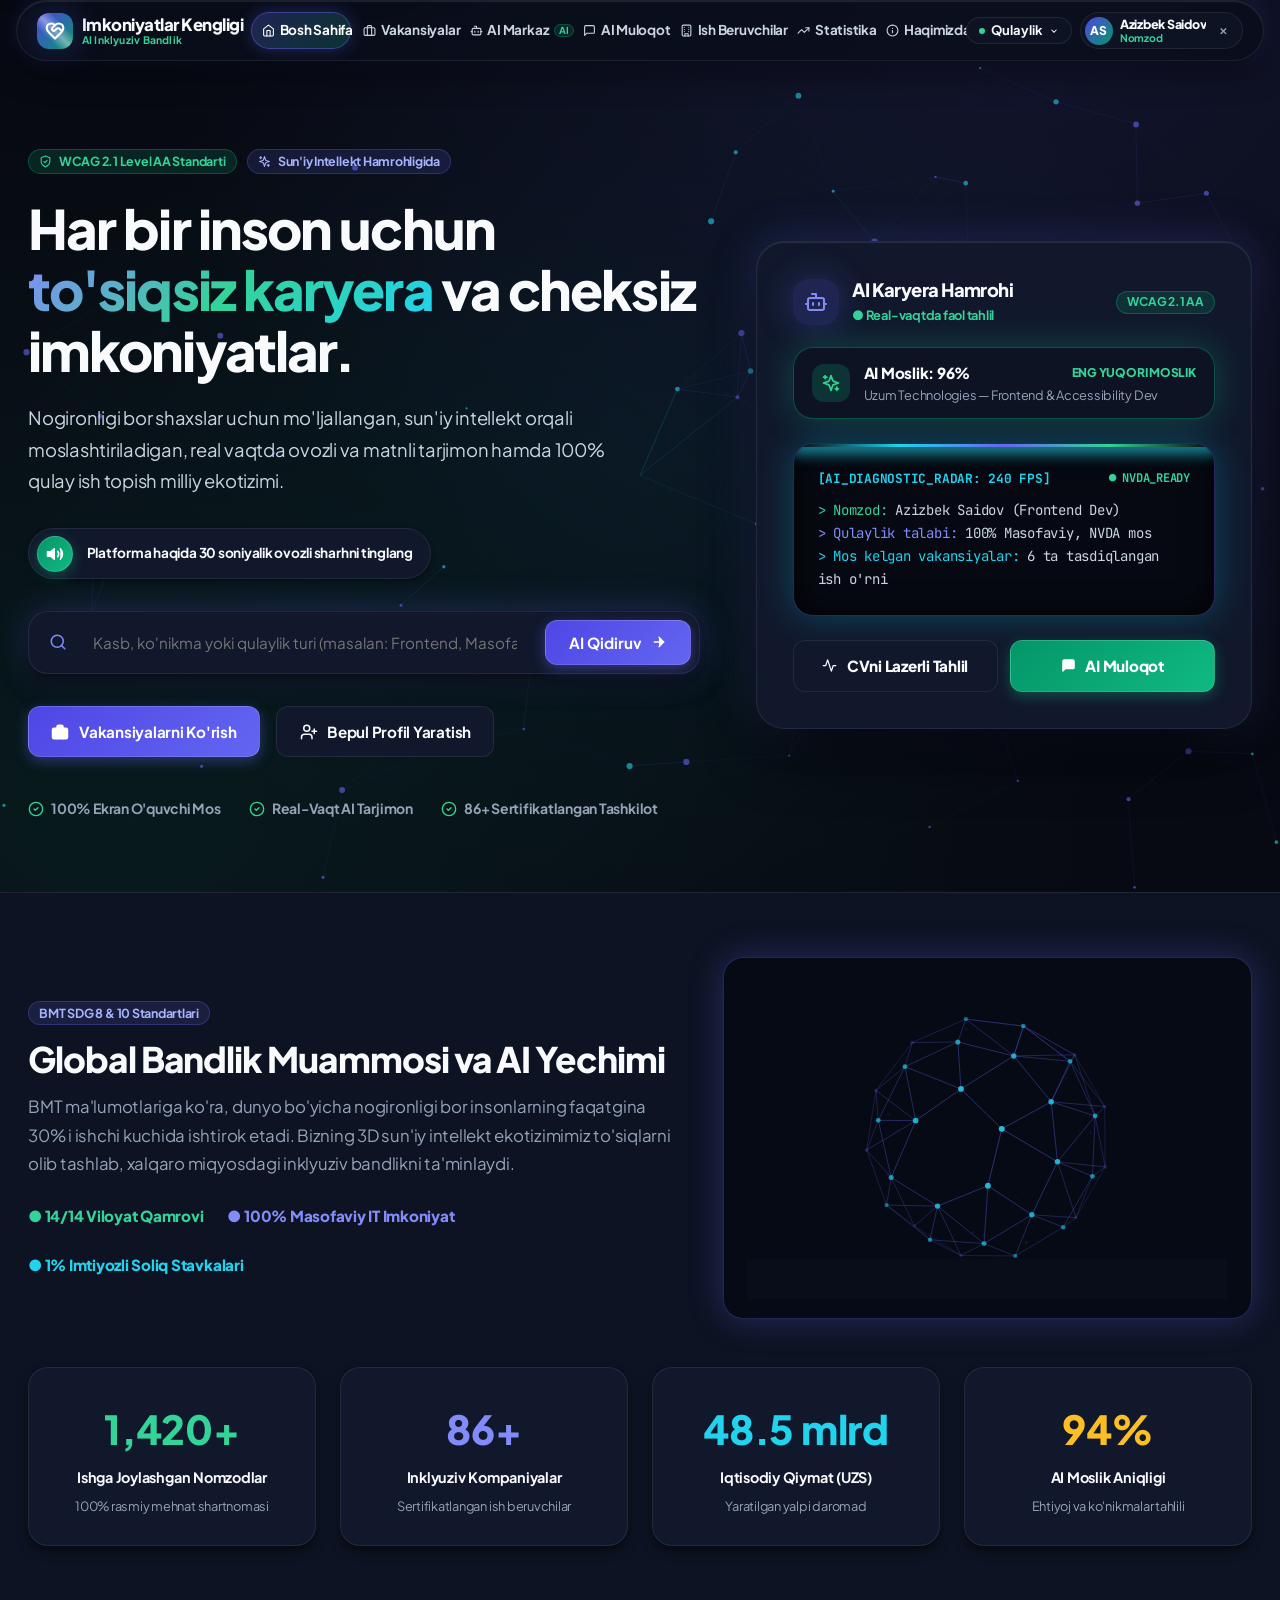
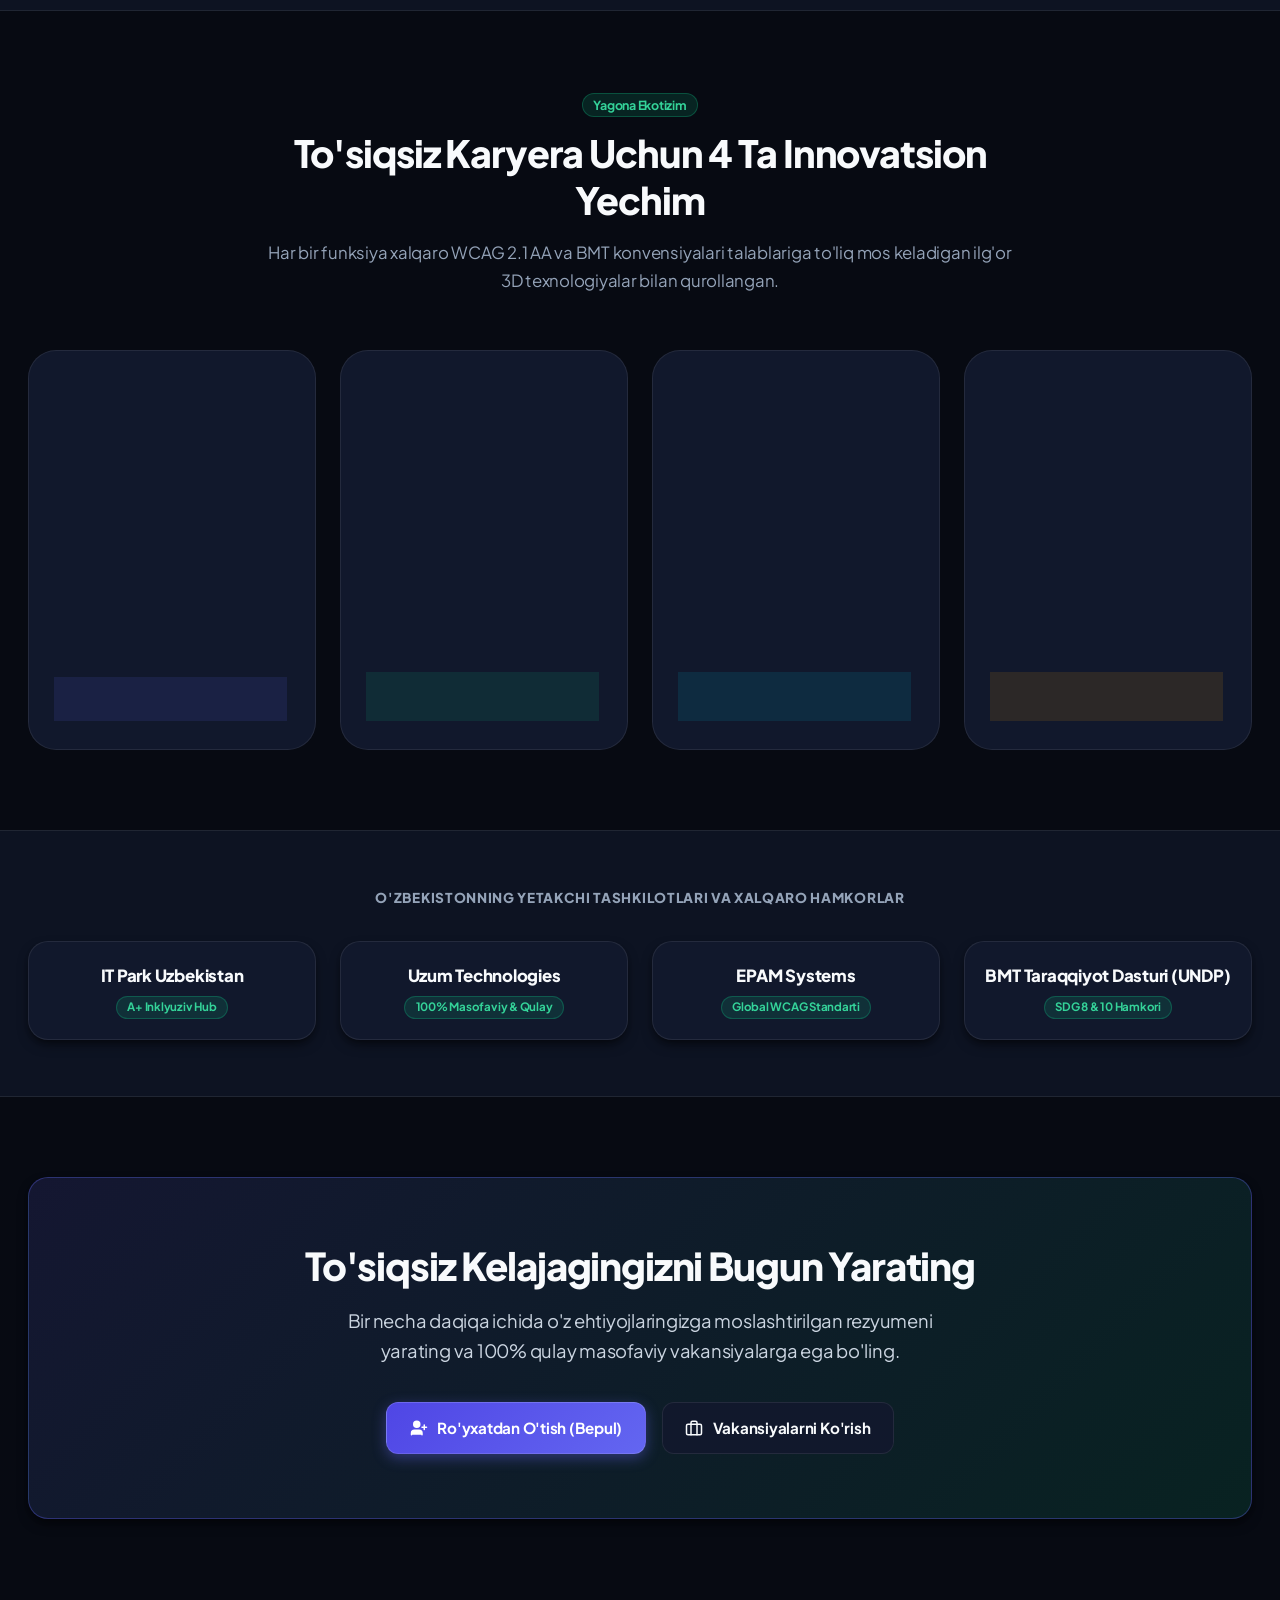
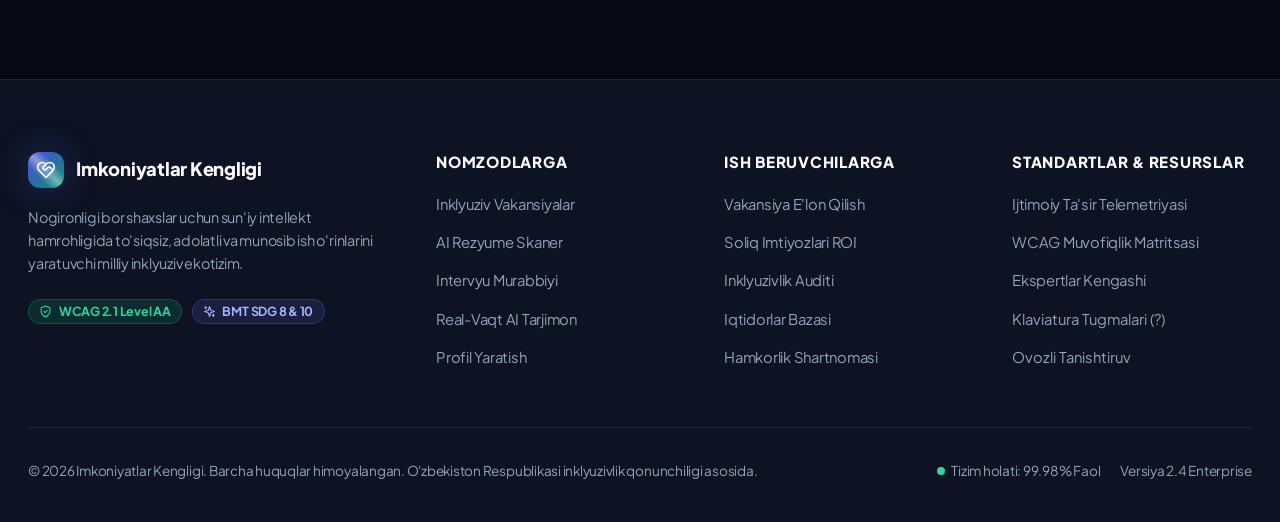
<file: index.html>
<!DOCTYPE html>
<html lang="uz">
<head>
  <meta charset="UTF-8">
  <meta name="viewport" content="width=device-width, initial-scale=1.0">
  <meta http-equiv="X-UA-Compatible" content="ie=edge">
  
  <title>Imkoniyatlar Kengligi — AI Hamrohligida Inklyuziv Ish Topish Milliy Portali</title>
  <meta name="description" content="Nogironligi bor shaxslar uchun AI hamrohligida to'siqsiz ish topish, rezyume skanerlash, real-vaqt tarjimon va 100% qulay ish o'rinlari ekotizimi. WCAG 2.1 AA standartlariga to'liq mos.">
  <meta name="keywords" content="inklyuziv ish, nogironlik, masofaviy ish, AI rezyume tahlili, accessibility, WCAG 2.1 AA, O'zbekiston">
  <meta name="author" content="Imkoniyatlar Kengligi Enterprise">

  <!-- Design System & Styles -->
  <link rel="stylesheet" href="assets/css/styles.css">
</head>
<body>

  <!-- Accessible Skip Link -->
  <a href="#main-content" class="skip-link">Asosiy kontentga o'tish (Skip to content)</a>

  <!-- Header & Navigation -->
  <div id="navbar-mount"></div>

  <!-- Main Content Gateway -->
  <main id="main-content" class="main-content" role="main" tabindex="-1">
    <div id="landing-mount"></div>
  </main>

  <!-- Semantic Footer -->
  <div id="footer-mount"></div>

  <!-- Core Infrastructure Scripts -->
  <script src="assets/js/icons.js"></script>
  <script src="assets/js/data.js"></script>
  <script src="assets/js/core/store.js"></script>
  <script src="assets/js/core/a11y-engine.js"></script>
  <script src="assets/js/core/ai-simulator.js"></script>
  
  <!-- UI Components -->
  <script src="assets/js/components/auth.js"></script>
  <script src="assets/js/components/toolbar.js"></script>
  <script src="assets/js/components/navbar.js"></script>
  <script src="assets/js/components/landing.js"></script>
  <script src="assets/js/components/footer.js"></script>
  <script src="assets/js/app.js"></script>

  <script>
    document.addEventListener('DOMContentLoaded', () => {
      document.getElementById('navbar-mount').innerHTML = window.NavbarComponent.render('index');
      document.getElementById('landing-mount').innerHTML = window.LandingComponent.render();
      document.getElementById('footer-mount').innerHTML = window.FooterComponent.render();
      if (window.LandingComponent.init3D) {
        window.LandingComponent.init3D();
      }
    });
  </script>

</body>
</html>
</file>
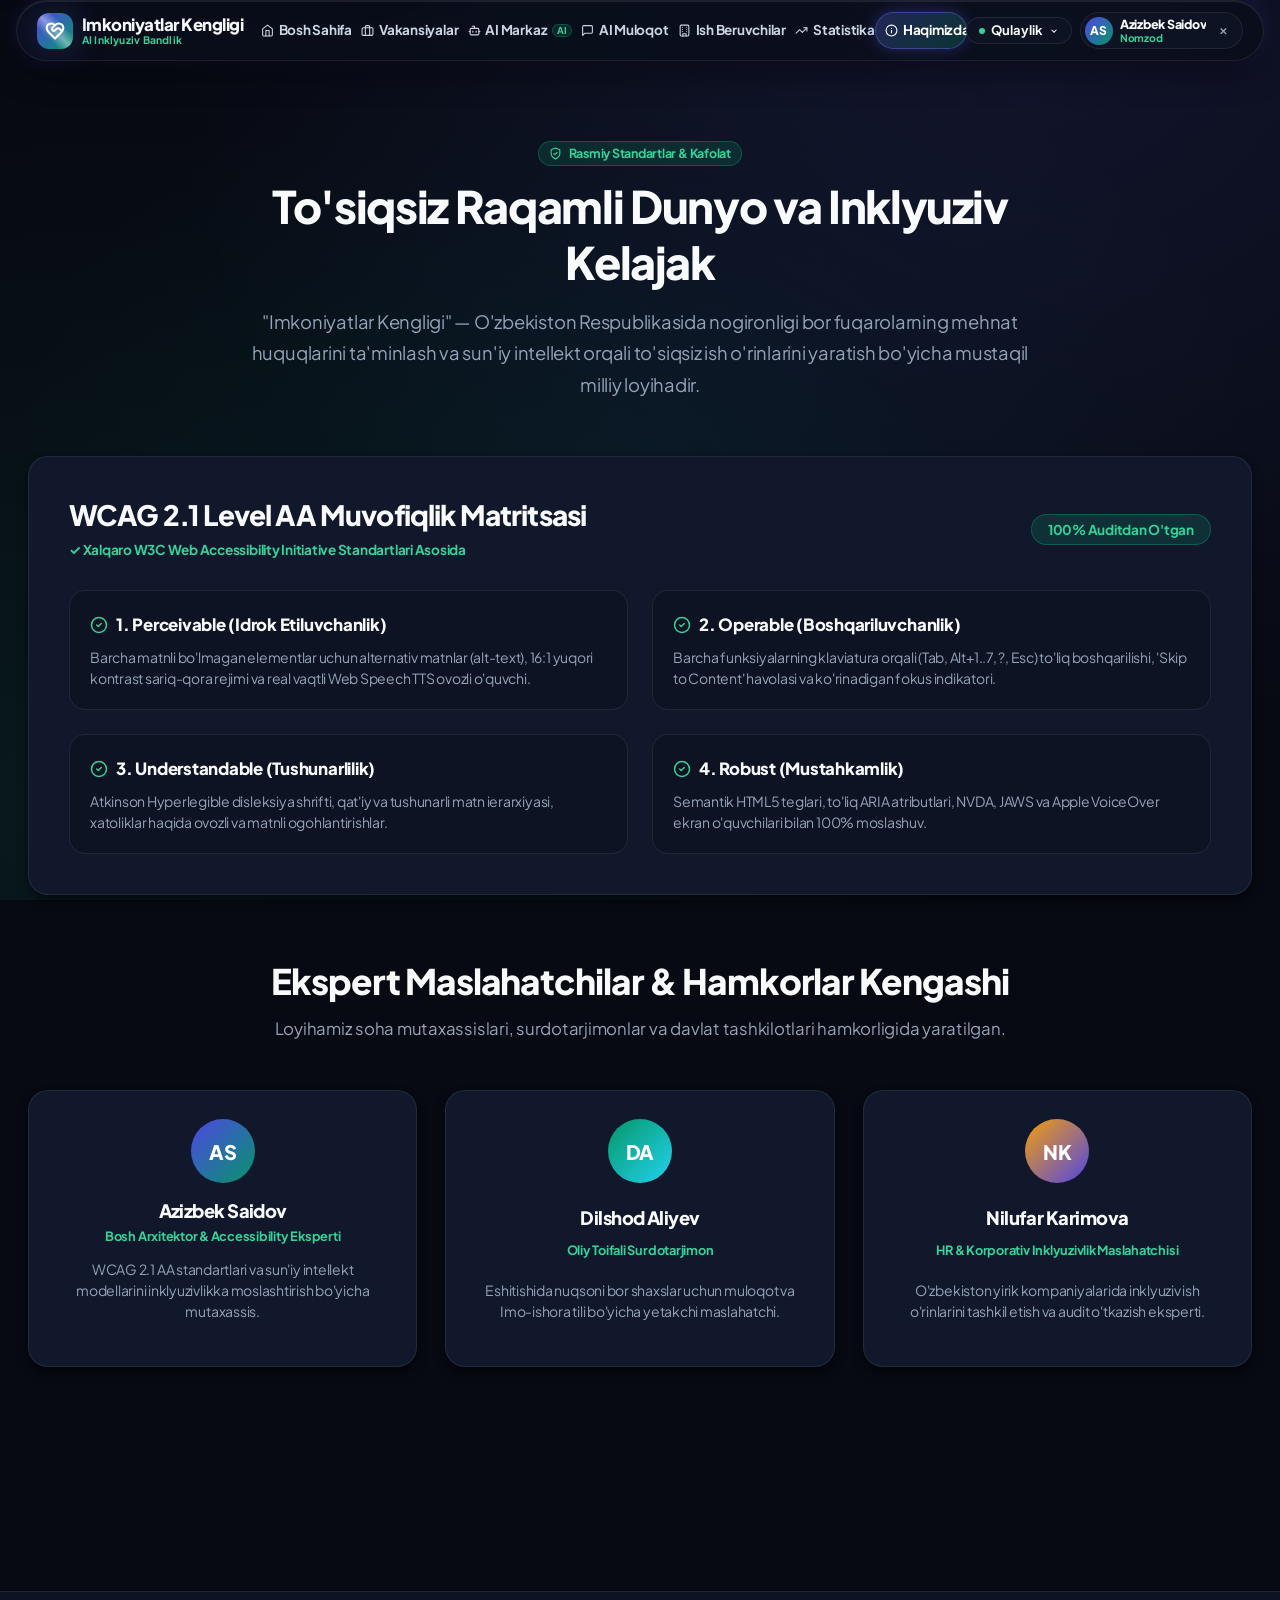
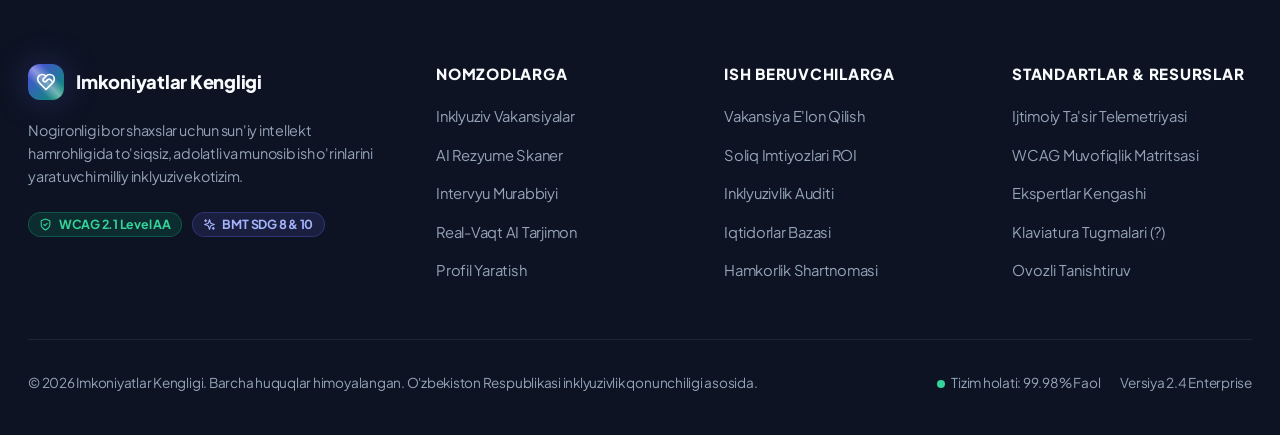
<file: about.html>
<!DOCTYPE html>
<html lang="uz">
<head>
  <meta charset="UTF-8">
  <meta name="viewport" content="width=device-width, initial-scale=1.0">
  <meta http-equiv="X-UA-Compatible" content="ie=edge">
  
  <title>Biz Haqimizda & WCAG 2.1 AA Standartlari — Imkoniyatlar Kengligi</title>
  <meta name="description" content="Loyiha missiyasi, xalqaro WCAG 2.1 AA muvofiqlik deklaratsiyasi va ekspert maslahatchilar kengashi.">

  <link rel="stylesheet" href="assets/css/styles.css">
</head>
<body>

  <!-- Accessible Skip Link -->
  <a href="#main-content" class="skip-link">Asosiy kontentga o'tish (Skip to content)</a>

  <!-- Header & Navigation -->
  <div id="navbar-mount"></div>

  <!-- Main Content Mount -->
  <main id="main-content" class="main-content" role="main" tabindex="-1">
    <div id="about-mount"></div>
  </main>

  <!-- Semantic Footer -->
  <div id="footer-mount"></div>

  <!-- Core Scripts -->
  <script src="assets/js/icons.js"></script>
  <script src="assets/js/data.js"></script>
  <script src="assets/js/core/store.js"></script>
  <script src="assets/js/core/a11y-engine.js"></script>
  <script src="assets/js/core/ai-simulator.js"></script>
  
  <!-- Components -->
  <script src="assets/js/components/auth.js"></script>
  <script src="assets/js/components/toolbar.js"></script>
  <script src="assets/js/components/navbar.js"></script>
  <script src="assets/js/components/about.js"></script>
  <script src="assets/js/components/footer.js"></script>
  <script src="assets/js/app.js"></script>

  <script>
    document.addEventListener('DOMContentLoaded', () => {
      document.getElementById('navbar-mount').innerHTML = window.NavbarComponent.render('about');
      document.getElementById('about-mount').innerHTML = window.AboutComponent.render();
      document.getElementById('footer-mount').innerHTML = window.FooterComponent.render();
    });
  </script>

</body>
</html>
</file>
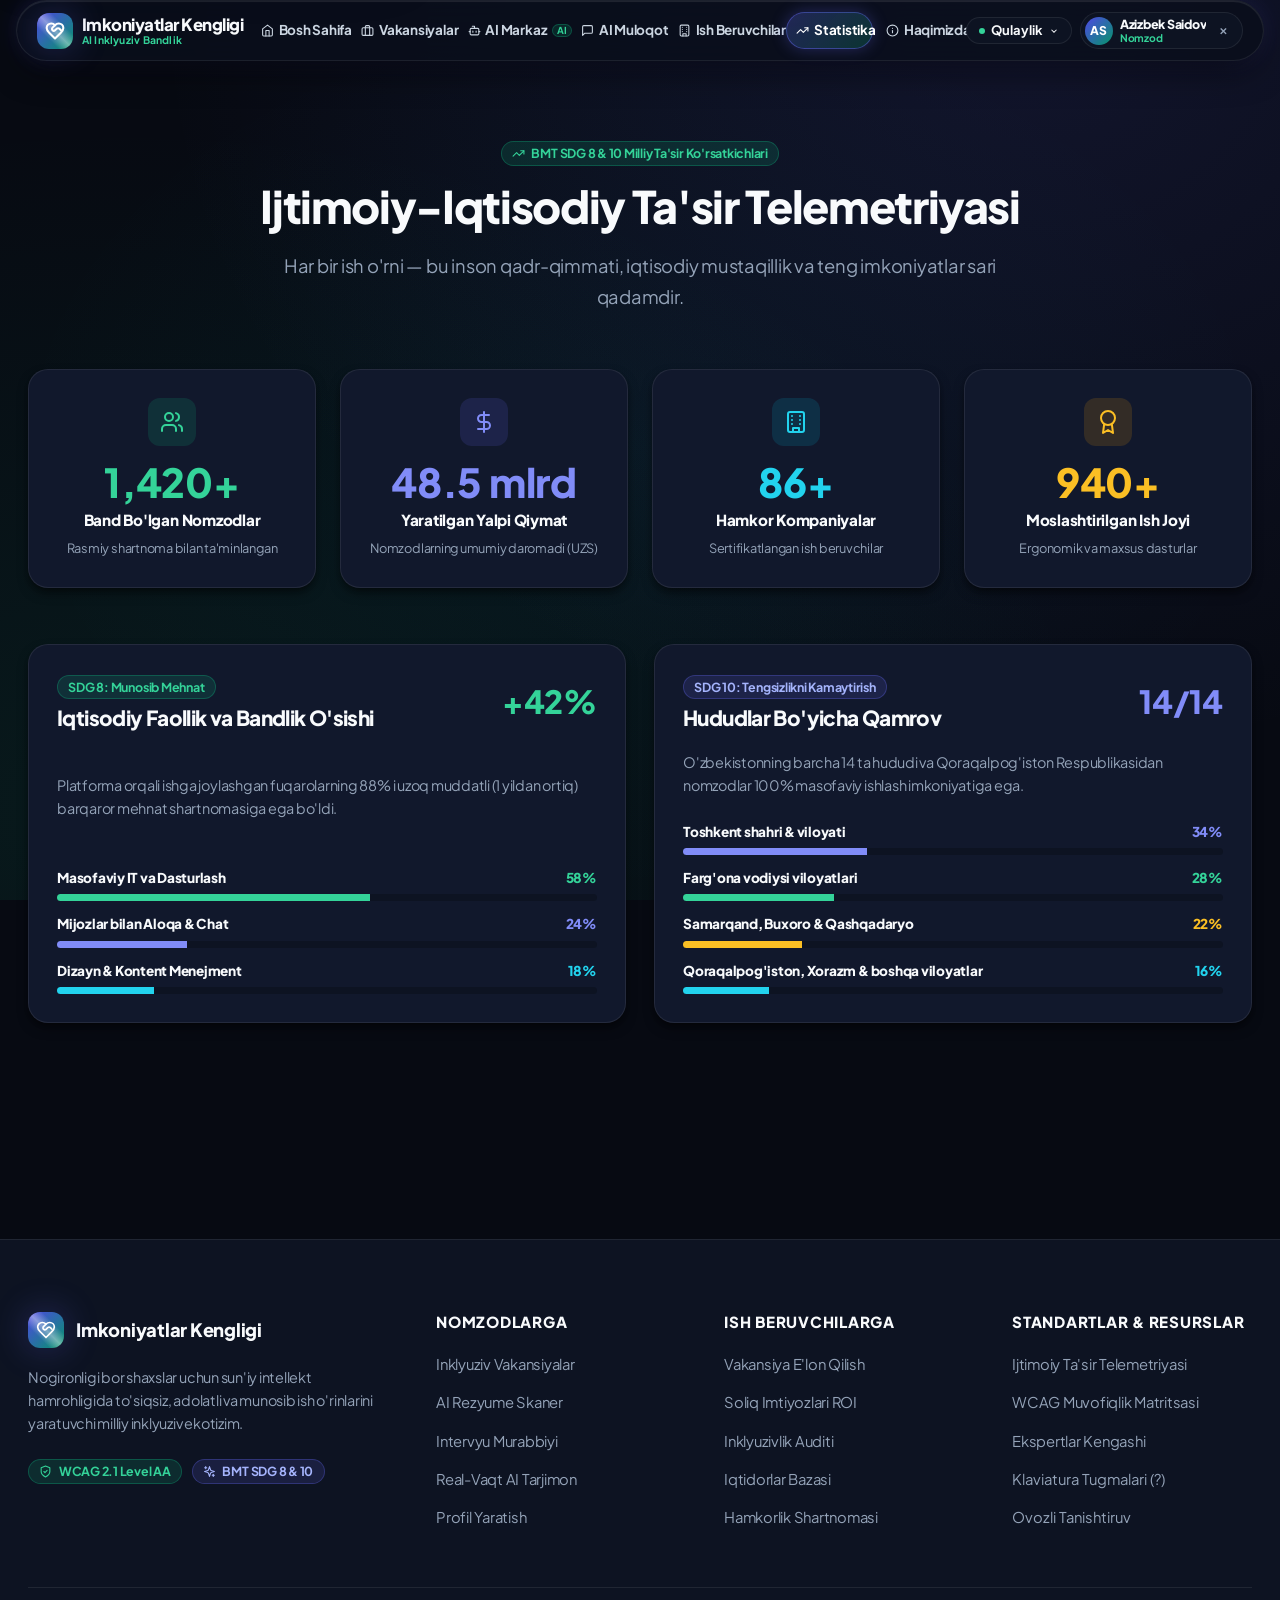
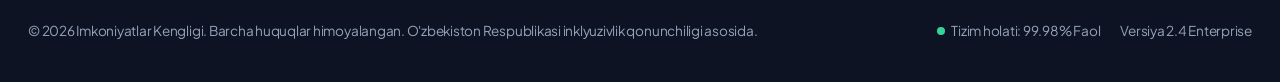
<file: analytics.html>
<!DOCTYPE html>
<html lang="uz">
<head>
  <meta charset="UTF-8">
  <meta name="viewport" content="width=device-width, initial-scale=1.0">
  <meta http-equiv="X-UA-Compatible" content="ie=edge">
  
  <title>Ijtimoiy Ta'sir Telemetriyasi & BMT SDG — Imkoniyatlar Kengligi</title>
  <meta name="description" content="BMT SDG 8 & 10 standartlari bo'yicha inklyuziv bandlik, iqtisodiy o'sish va teng imkoniyatlar jonli telemetriyasi.">

  <link rel="stylesheet" href="assets/css/styles.css">
</head>
<body>

  <!-- Accessible Skip Link -->
  <a href="#main-content" class="skip-link">Asosiy kontentga o'tish (Skip to content)</a>

  <!-- Header & Navigation -->
  <div id="navbar-mount"></div>

  <!-- Main Content Mount -->
  <main id="main-content" class="main-content" role="main" tabindex="-1">
    <div id="analytics-mount"></div>
  </main>

  <!-- Semantic Footer -->
  <div id="footer-mount"></div>

  <!-- Core Scripts -->
  <script src="assets/js/icons.js"></script>
  <script src="assets/js/data.js"></script>
  <script src="assets/js/core/store.js"></script>
  <script src="assets/js/core/a11y-engine.js"></script>
  <script src="assets/js/core/ai-simulator.js"></script>
  
  <!-- Components -->
  <script src="assets/js/components/auth.js"></script>
  <script src="assets/js/components/toolbar.js"></script>
  <script src="assets/js/components/navbar.js"></script>
  <script src="assets/js/components/analytics.js"></script>
  <script src="assets/js/components/footer.js"></script>
  <script src="assets/js/app.js"></script>

  <script>
    document.addEventListener('DOMContentLoaded', () => {
      document.getElementById('navbar-mount').innerHTML = window.NavbarComponent.render('analytics');
      document.getElementById('analytics-mount').innerHTML = window.AnalyticsComponent.render();
      document.getElementById('footer-mount').innerHTML = window.FooterComponent.render();
    });
  </script>

</body>
</html>
</file>
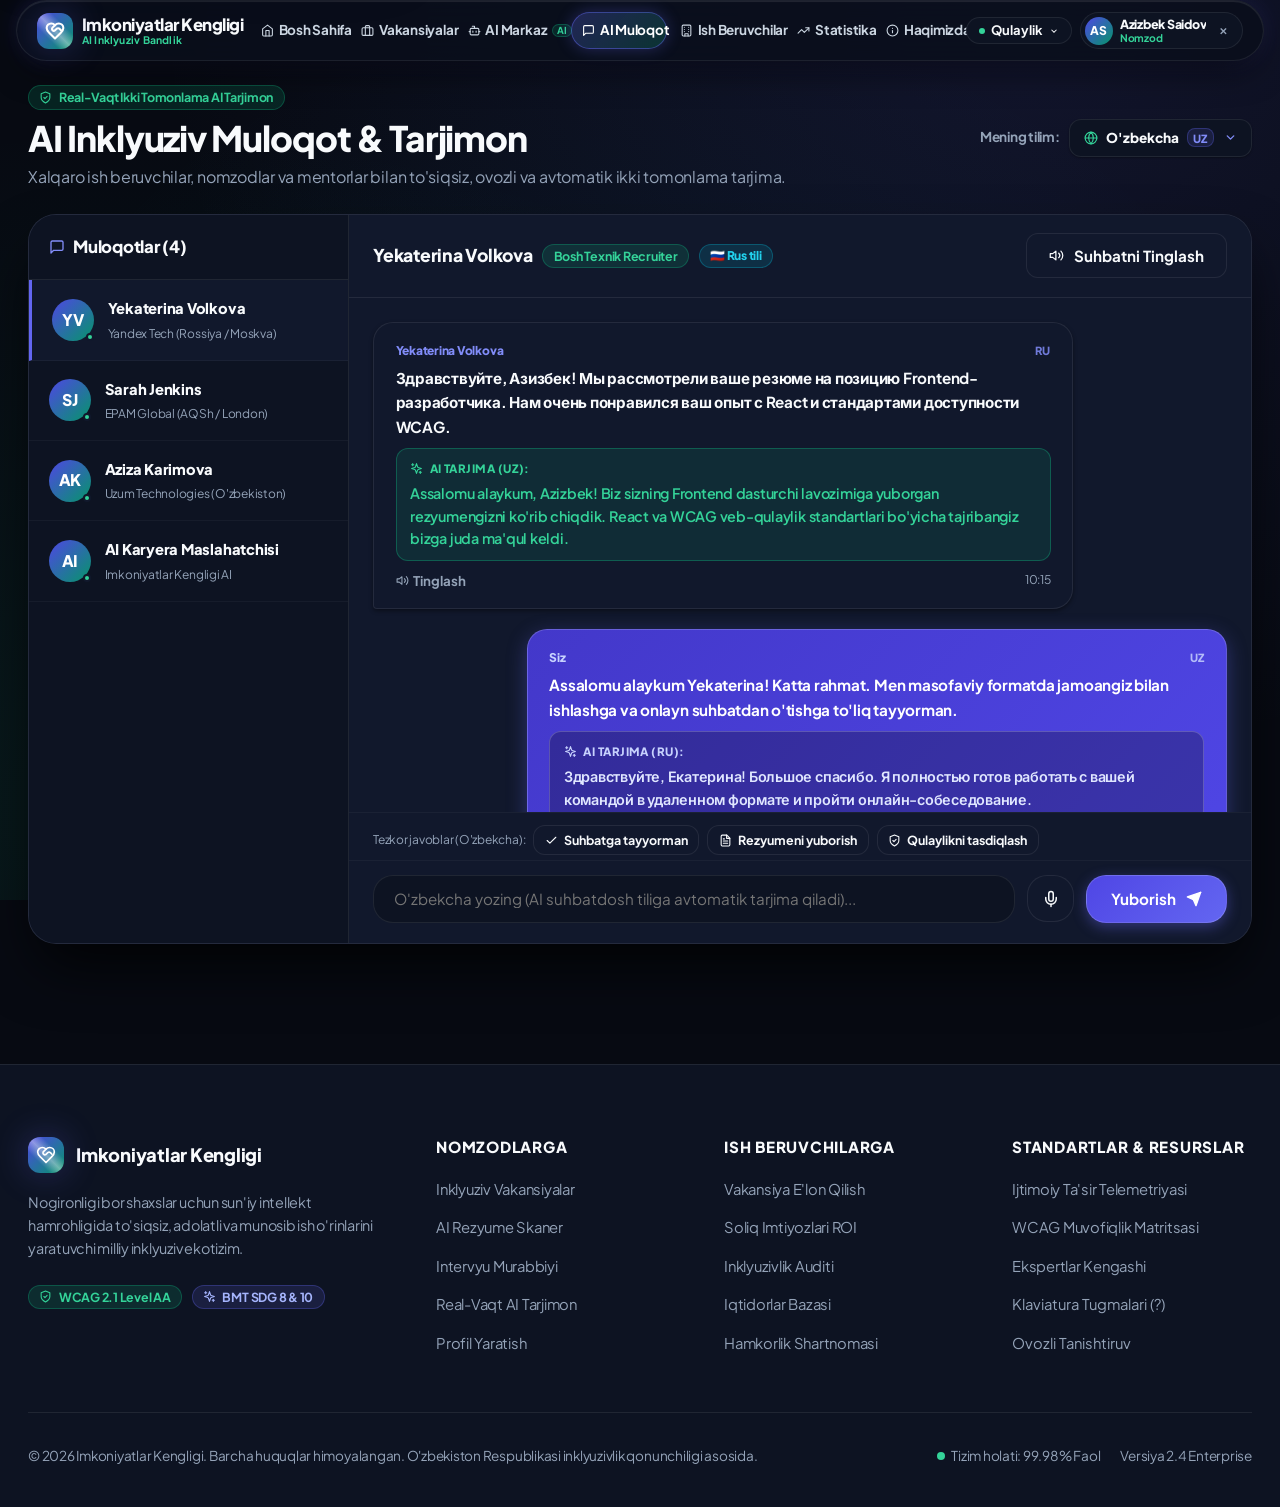
<file: chat.html>
<!DOCTYPE html>
<html lang="uz">
<head>
  <meta charset="UTF-8">
  <meta name="viewport" content="width=device-width, initial-scale=1.0">
  <meta http-equiv="X-UA-Compatible" content="ie=edge">
  
  <title>AI Tarjimon & Inklyuziv Muloqot — Imkoniyatlar Kengligi</title>
  <meta name="description" content="Ish izlovchi va ish beruvchi o'rtasida 8+ tilda real vaqtda ikki tomonlama tarjima va ovozli o'qish imkoniyati.">

  <link rel="stylesheet" href="assets/css/styles.css">
</head>
<body>

  <!-- Accessible Skip Link -->
  <a href="#main-content" class="skip-link">Asosiy kontentga o'tish (Skip to content)</a>

  <!-- Header & Navigation -->
  <div id="navbar-mount"></div>

  <!-- Main Content Mount -->
  <main id="main-content" class="main-content" role="main" tabindex="-1">
    <div id="chat-mount"></div>
  </main>

  <!-- Semantic Footer -->
  <div id="footer-mount"></div>

  <!-- Core Scripts -->
  <script src="assets/js/icons.js"></script>
  <script src="assets/js/data.js"></script>
  <script src="assets/js/core/store.js"></script>
  <script src="assets/js/core/a11y-engine.js"></script>
  <script src="assets/js/core/ai-simulator.js"></script>
  
  <!-- Components -->
  <script src="assets/js/components/auth.js"></script>
  <script src="assets/js/components/toolbar.js"></script>
  <script src="assets/js/components/navbar.js"></script>
  <script src="assets/js/components/chat.js"></script>
  <script src="assets/js/components/footer.js"></script>
  <script src="assets/js/app.js"></script>

  <script>
    document.addEventListener('DOMContentLoaded', () => {
      document.getElementById('navbar-mount').innerHTML = window.NavbarComponent.render('chat');
      document.getElementById('chat-mount').innerHTML = window.ChatComponent.render();
      document.getElementById('footer-mount').innerHTML = window.FooterComponent.render();
      if (window.ChatComponent.init) {
        window.ChatComponent.init();
      }
    });
  </script>

</body>
</html>
</file>
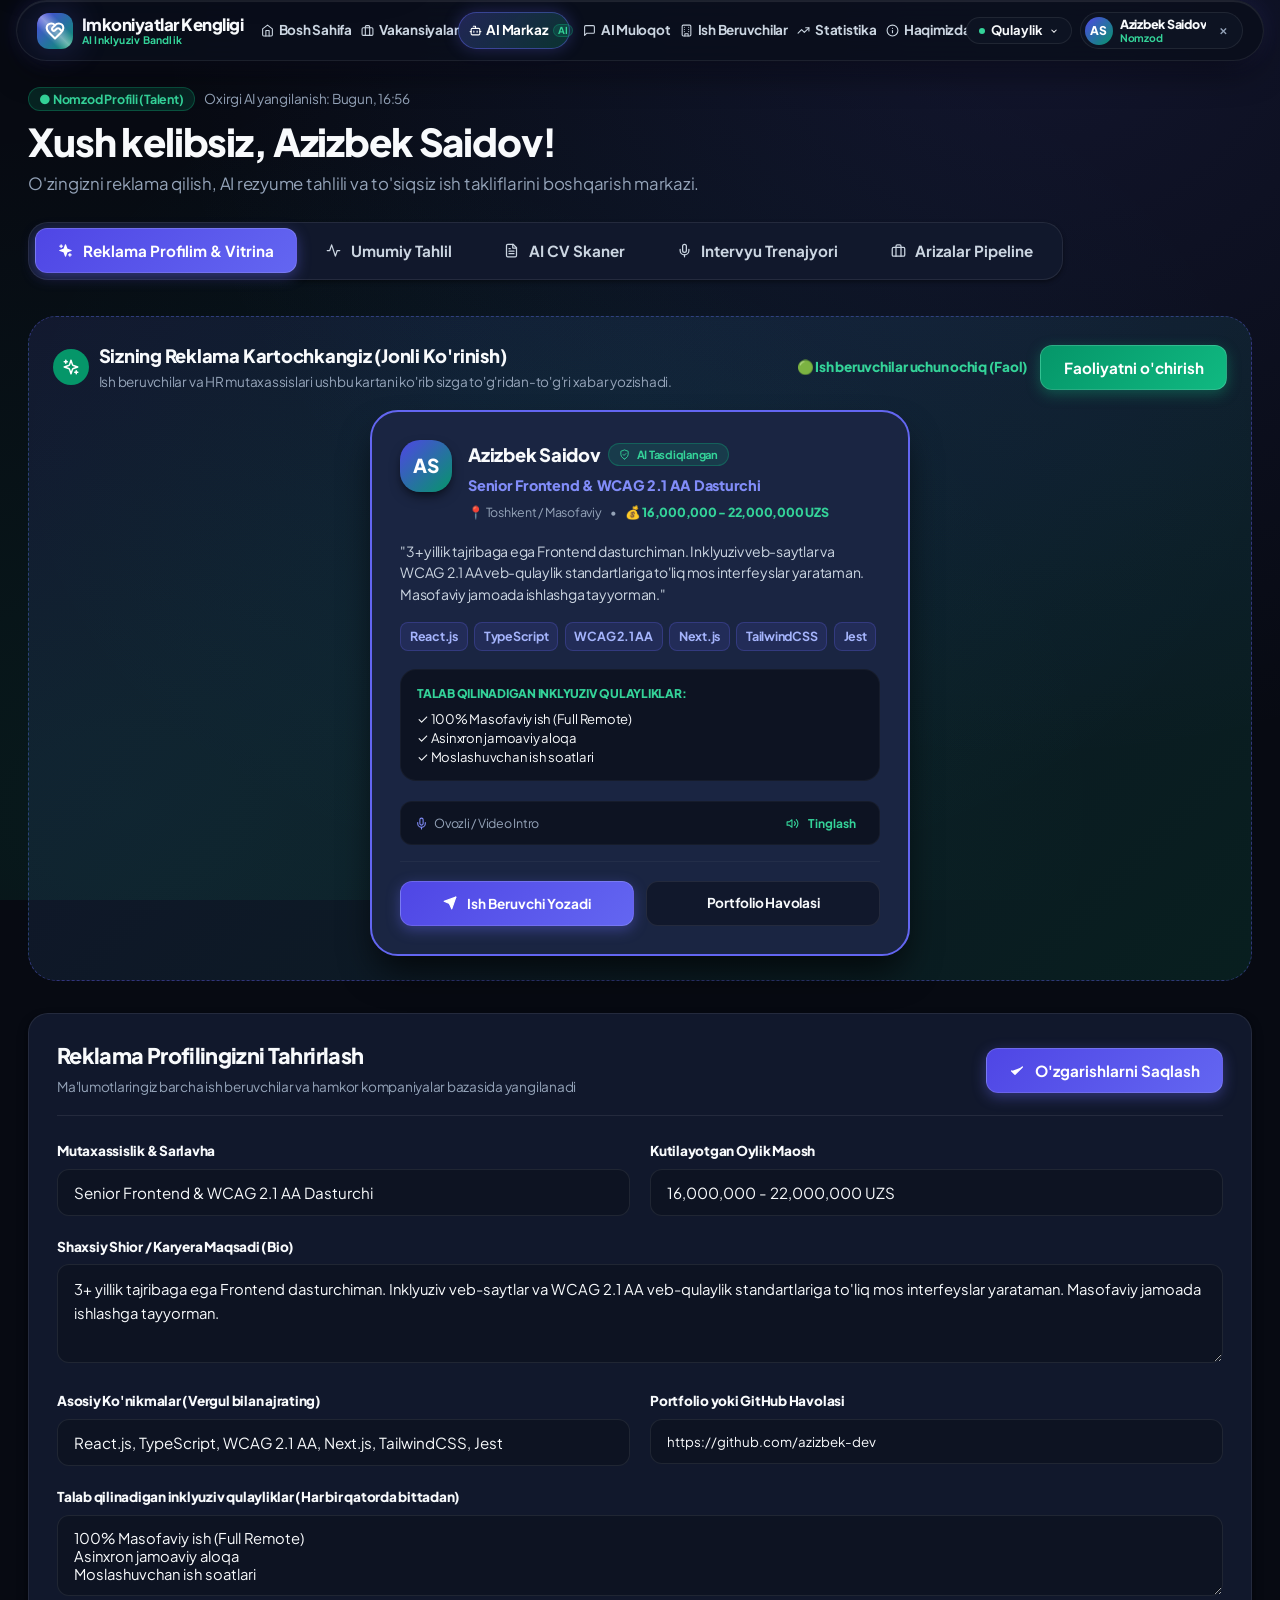
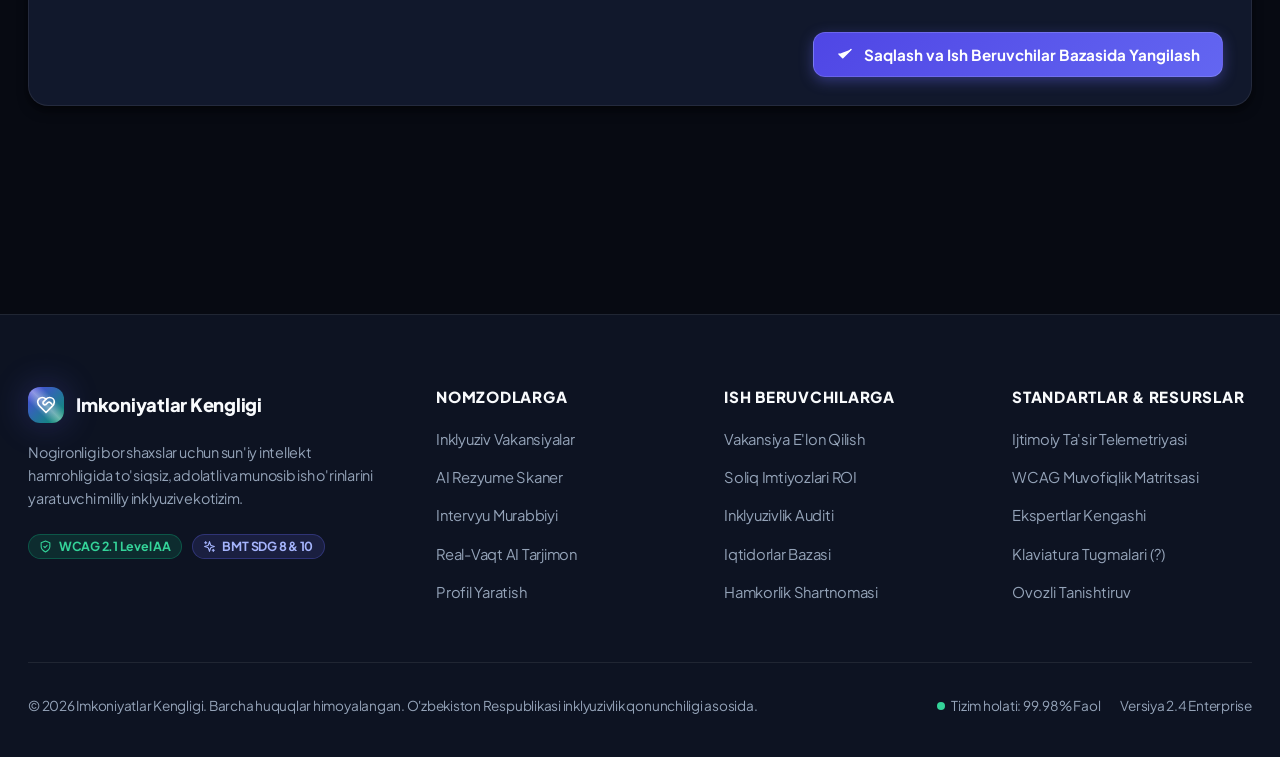
<file: dashboard.html>
<!DOCTYPE html>
<html lang="uz">
<head>
  <meta charset="UTF-8">
  <meta name="viewport" content="width=device-width, initial-scale=1.0">
  <meta http-equiv="X-UA-Compatible" content="ie=edge">
  
  <title>AI Nomzod Markazi & Rezyume Tahlili — Imkoniyatlar Kengligi</title>
  <meta name="description" content="AI Lazerli CV Skaner, ATS optimizatsiyasi, ovozli intervyu trenajyori va arizalar pipeline boshqaruv markazi.">

  <link rel="stylesheet" href="assets/css/styles.css">
</head>
<body>

  <!-- Accessible Skip Link -->
  <a href="#main-content" class="skip-link">Asosiy kontentga o'tish (Skip to content)</a>

  <!-- Header & Navigation -->
  <div id="navbar-mount"></div>

  <!-- Main Content Mount -->
  <main id="main-content" class="main-content" role="main" tabindex="-1">
    <div id="dashboard-mount"></div>
  </main>

  <!-- Semantic Footer -->
  <div id="footer-mount"></div>

  <!-- Core Scripts -->
  <script src="assets/js/icons.js"></script>
  <script src="assets/js/data.js"></script>
  <script src="assets/js/core/store.js"></script>
  <script src="assets/js/core/a11y-engine.js"></script>
  <script src="assets/js/core/ai-simulator.js"></script>
  
  <!-- Components -->
  <script src="assets/js/components/auth.js"></script>
  <script src="assets/js/components/toolbar.js"></script>
  <script src="assets/js/components/navbar.js"></script>
  <script src="assets/js/components/dashboard.js"></script>
  <script src="assets/js/components/employers.js"></script>
  <script src="assets/js/components/footer.js"></script>
  <script src="assets/js/app.js"></script>

  <script>
    document.addEventListener('DOMContentLoaded', () => {
      document.getElementById('navbar-mount').innerHTML = window.NavbarComponent.render('dashboard');
      document.getElementById('dashboard-mount').innerHTML = window.DashboardComponent.render();
      document.getElementById('footer-mount').innerHTML = window.FooterComponent.render();
    });
  </script>

</body>
</html>
</file>
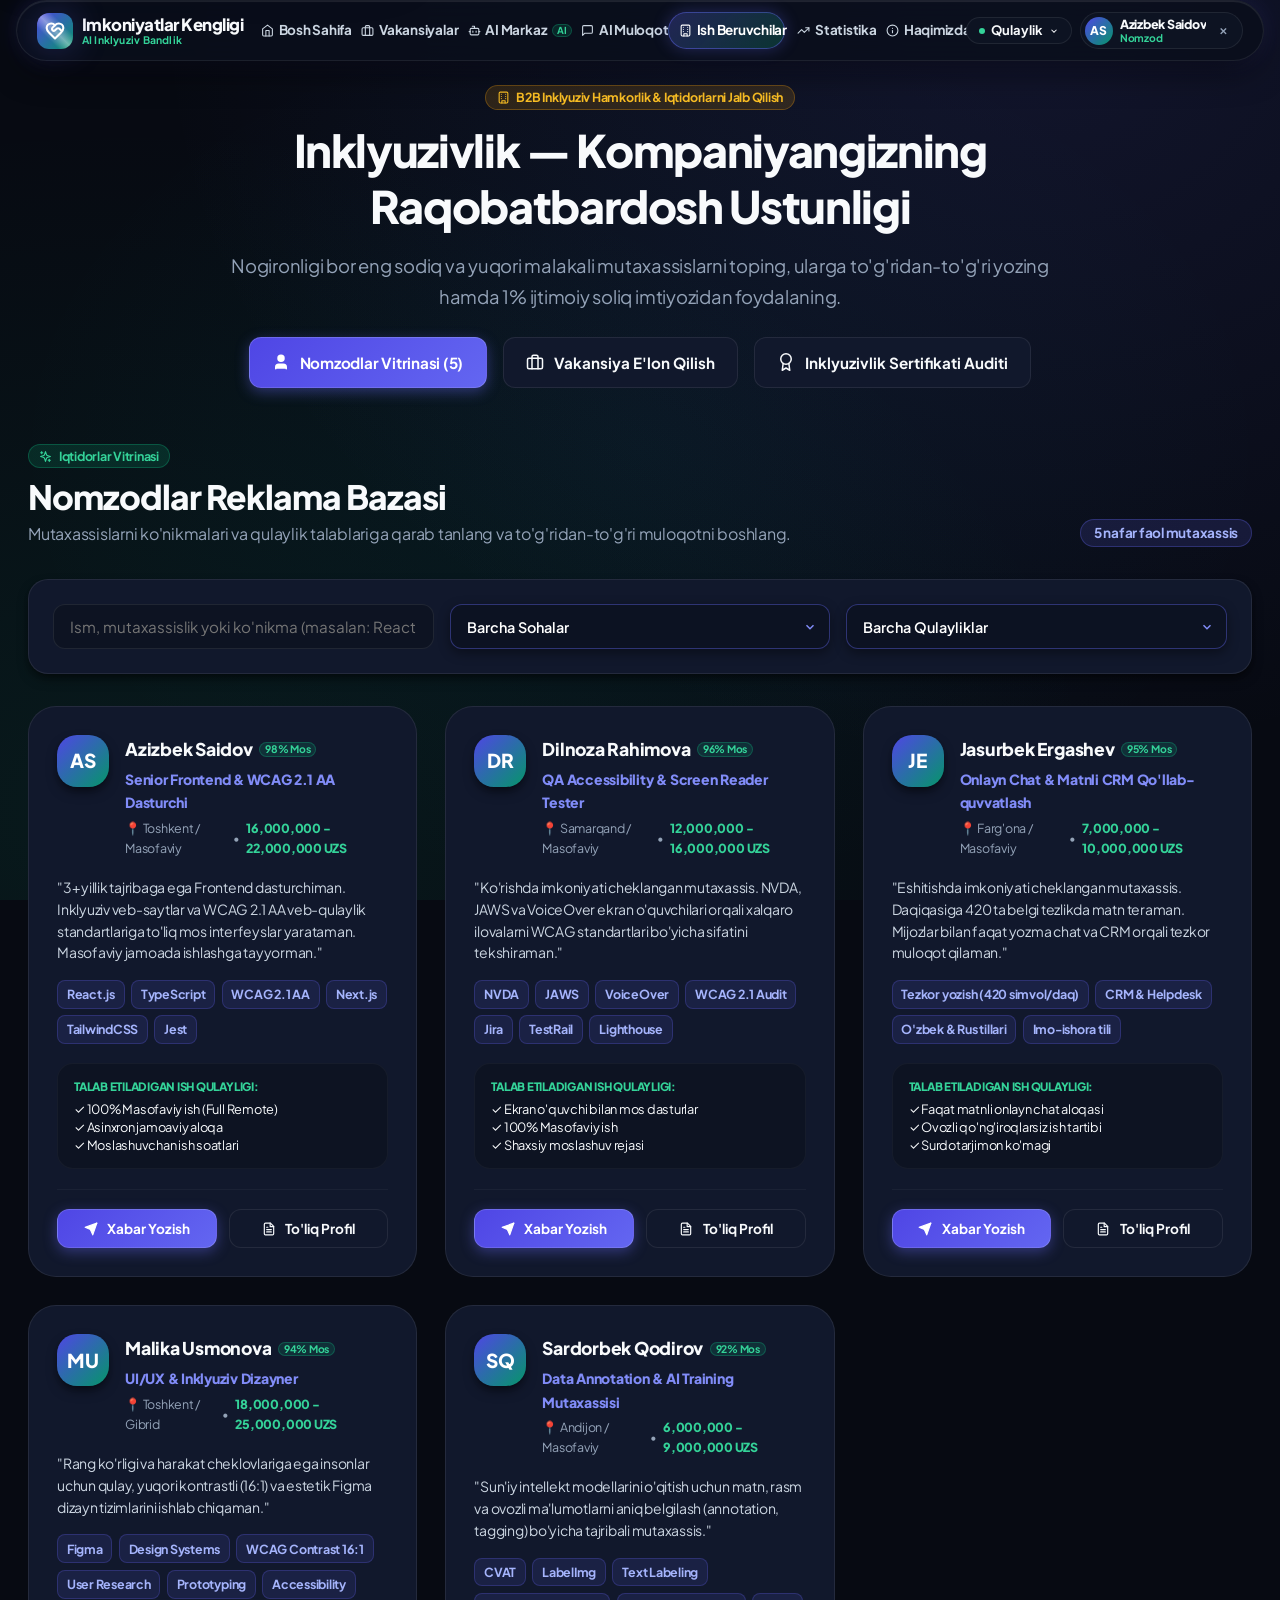
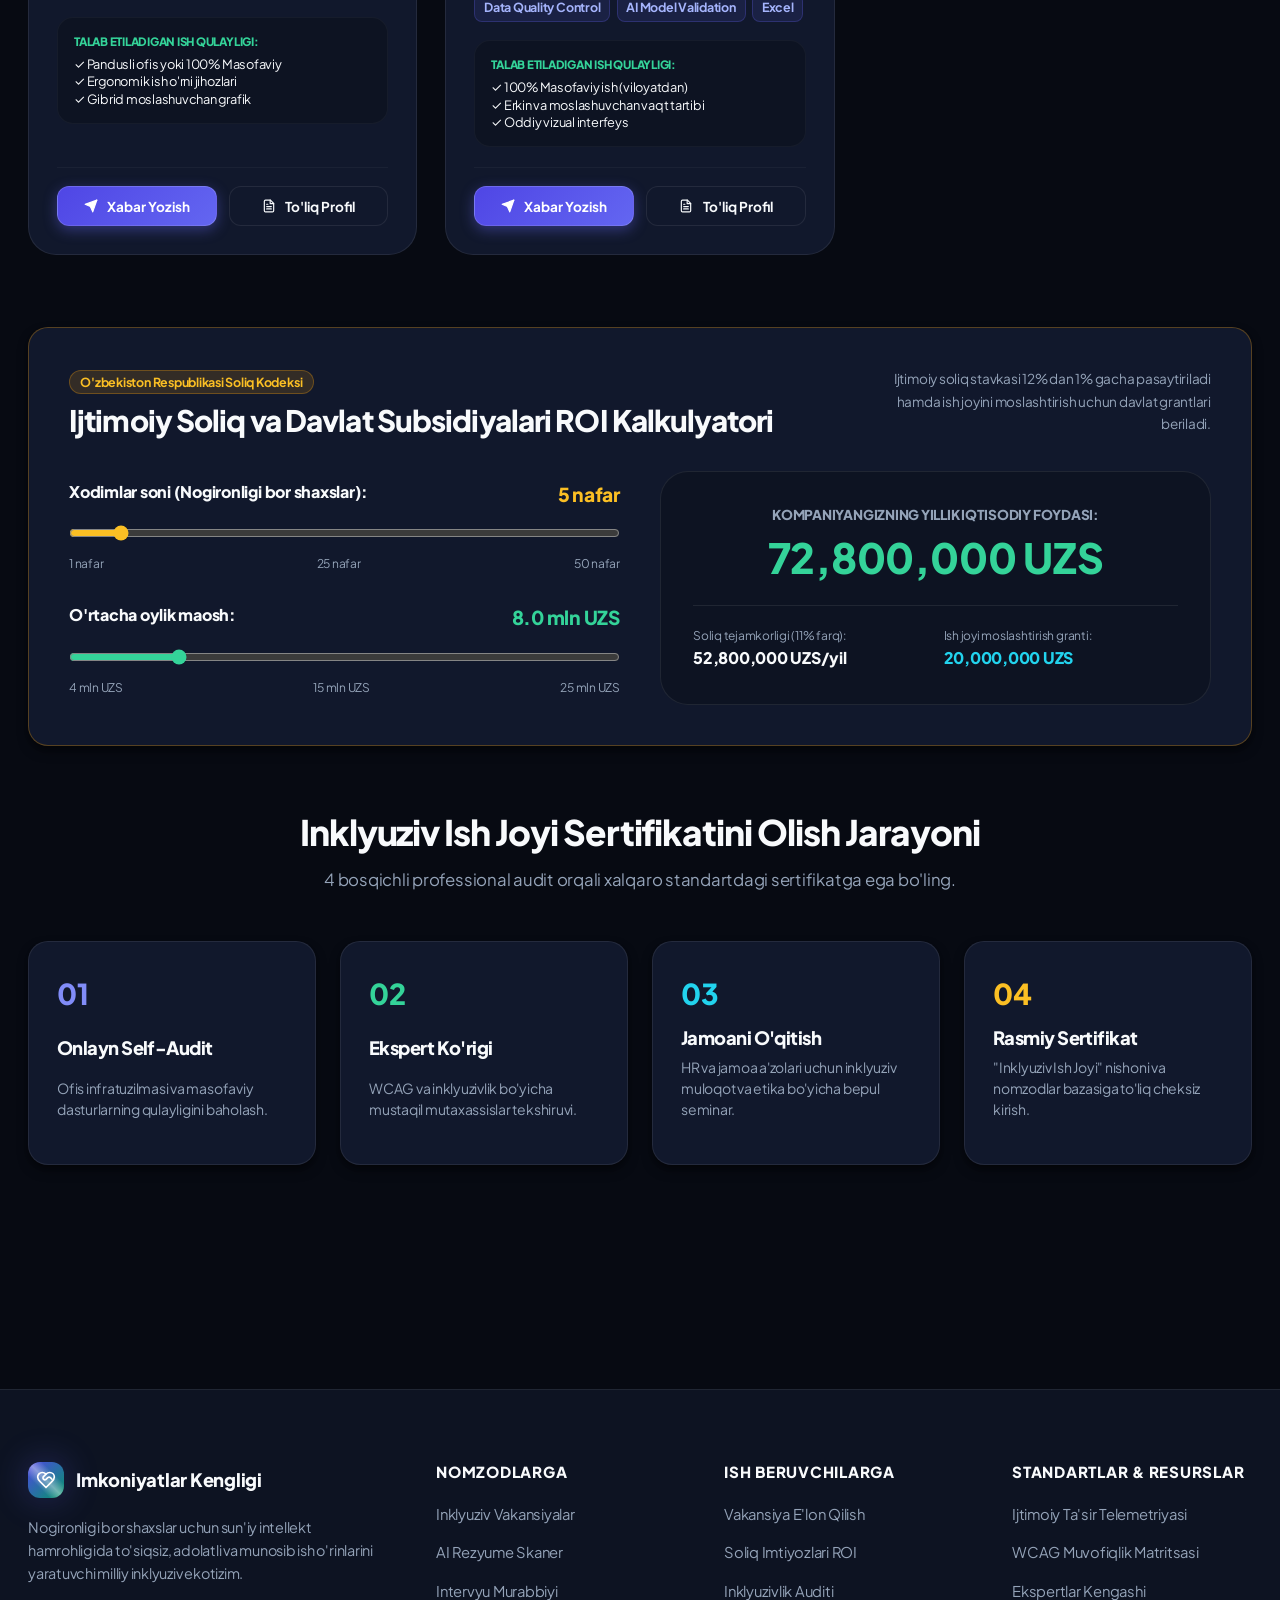
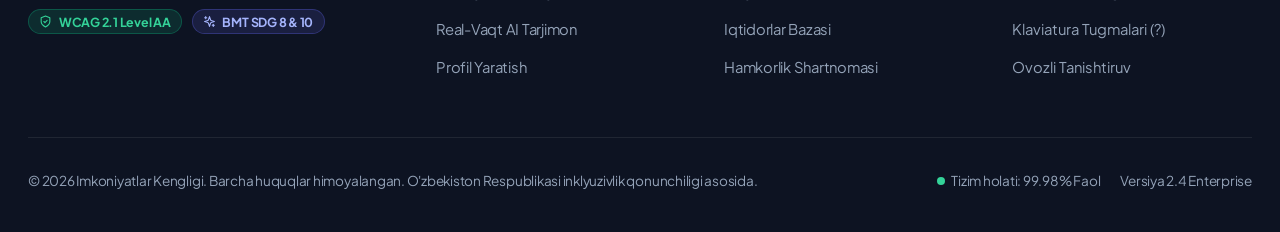
<file: employers.html>
<!DOCTYPE html>
<html lang="uz">
<head>
  <meta charset="UTF-8">
  <meta name="viewport" content="width=device-width, initial-scale=1.0">
  <meta http-equiv="X-UA-Compatible" content="ie=edge">
  
  <title>Ish Beruvchilarga & Soliq Imtiyozlari ROI — Imkoniyatlar Kengligi</title>
  <meta name="description" content="Inklyuziv ish o'rinlarini yaratish, 1% ijtimoiy soliq imtiyozlari ROI kalkulyatori va inklyuzivlik sertifikati auditi.">

  <link rel="stylesheet" href="assets/css/styles.css">
</head>
<body>

  <!-- Accessible Skip Link -->
  <a href="#main-content" class="skip-link">Asosiy kontentga o'tish (Skip to content)</a>

  <!-- Header & Navigation -->
  <div id="navbar-mount"></div>

  <!-- Main Content Mount -->
  <main id="main-content" class="main-content" role="main" tabindex="-1">
    <div id="employers-mount"></div>
  </main>

  <!-- Semantic Footer -->
  <div id="footer-mount"></div>

  <!-- Core Scripts -->
  <script src="assets/js/icons.js"></script>
  <script src="assets/js/data.js"></script>
  <script src="assets/js/core/store.js"></script>
  <script src="assets/js/core/a11y-engine.js"></script>
  <script src="assets/js/core/ai-simulator.js"></script>
  
  <!-- Components -->
  <script src="assets/js/components/auth.js"></script>
  <script src="assets/js/components/toolbar.js"></script>
  <script src="assets/js/components/navbar.js"></script>
  <script src="assets/js/components/employers.js"></script>
  <script src="assets/js/components/footer.js"></script>
  <script src="assets/js/app.js"></script>

  <script>
    document.addEventListener('DOMContentLoaded', () => {
      document.getElementById('navbar-mount').innerHTML = window.NavbarComponent.render('employers');
      document.getElementById('employers-mount').innerHTML = window.EmployersComponent.render();
      document.getElementById('footer-mount').innerHTML = window.FooterComponent.render();
    });
  </script>

</body>
</html>
</file>
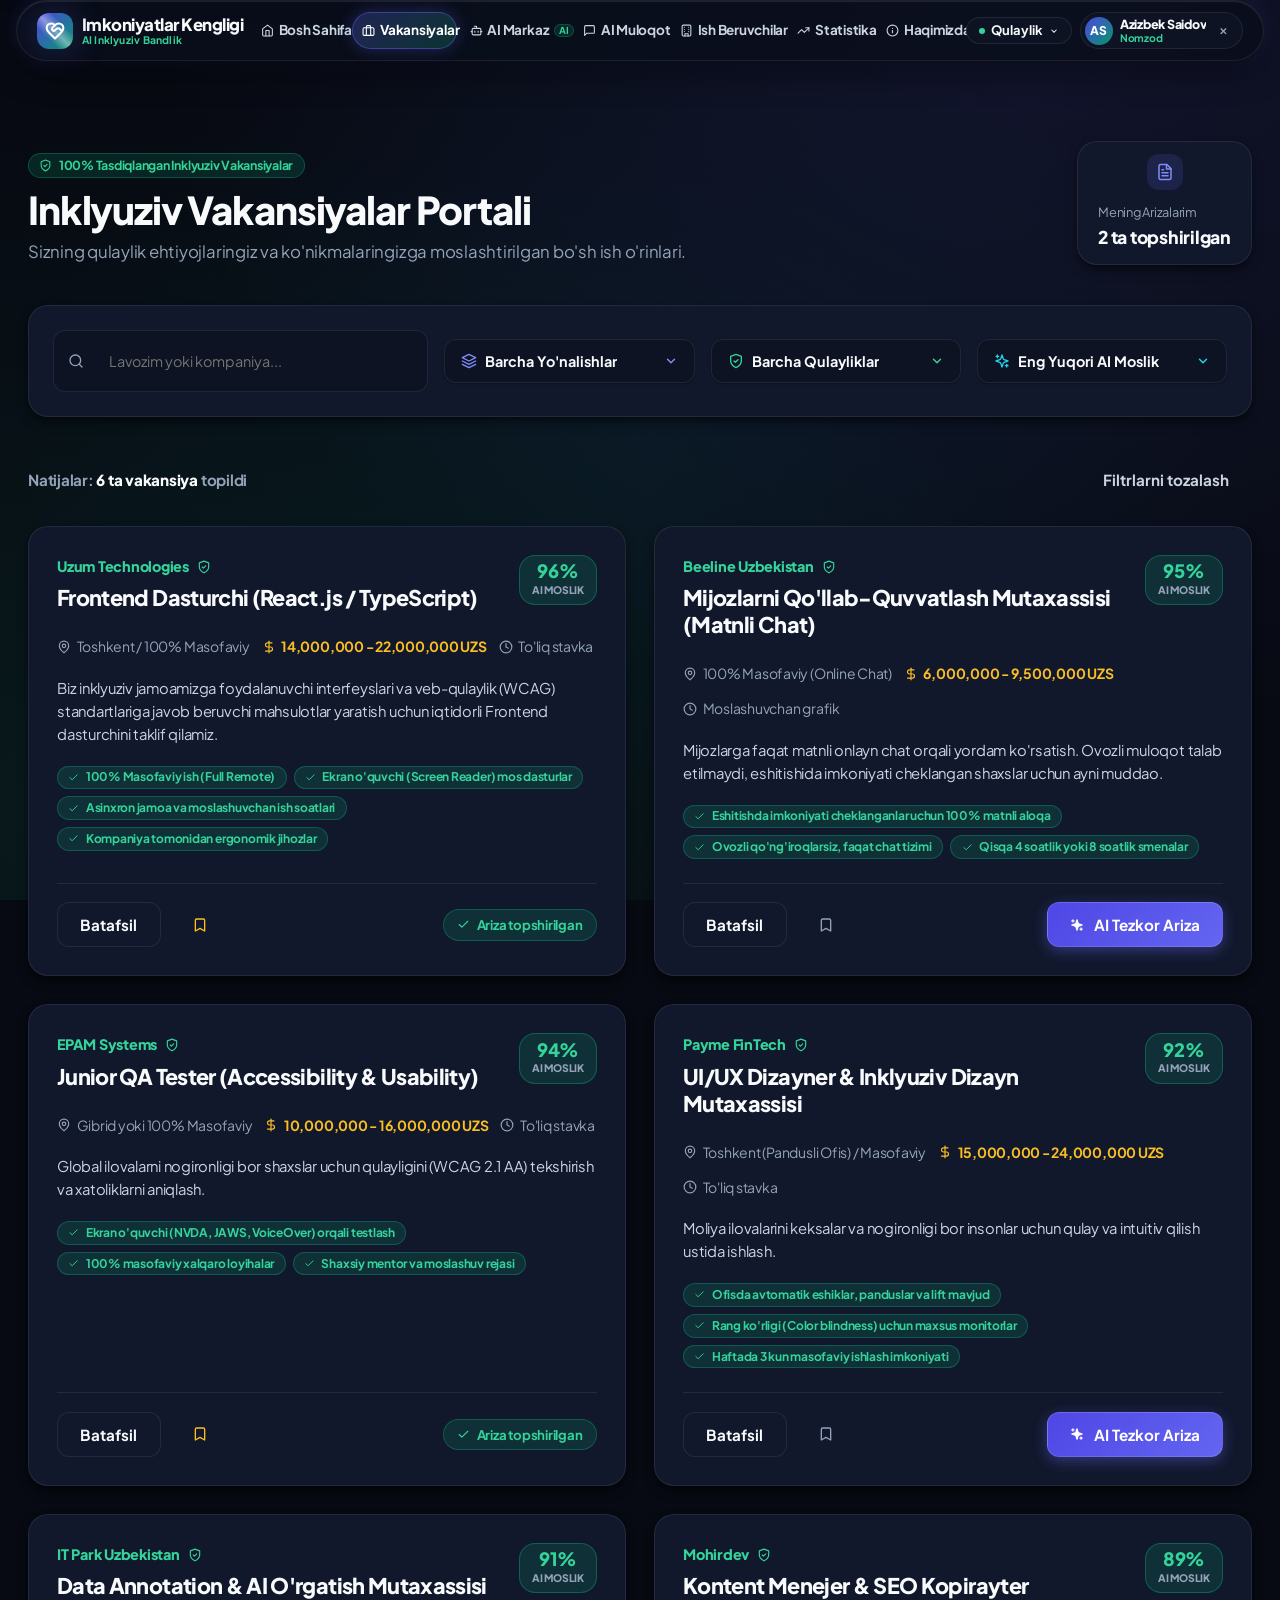
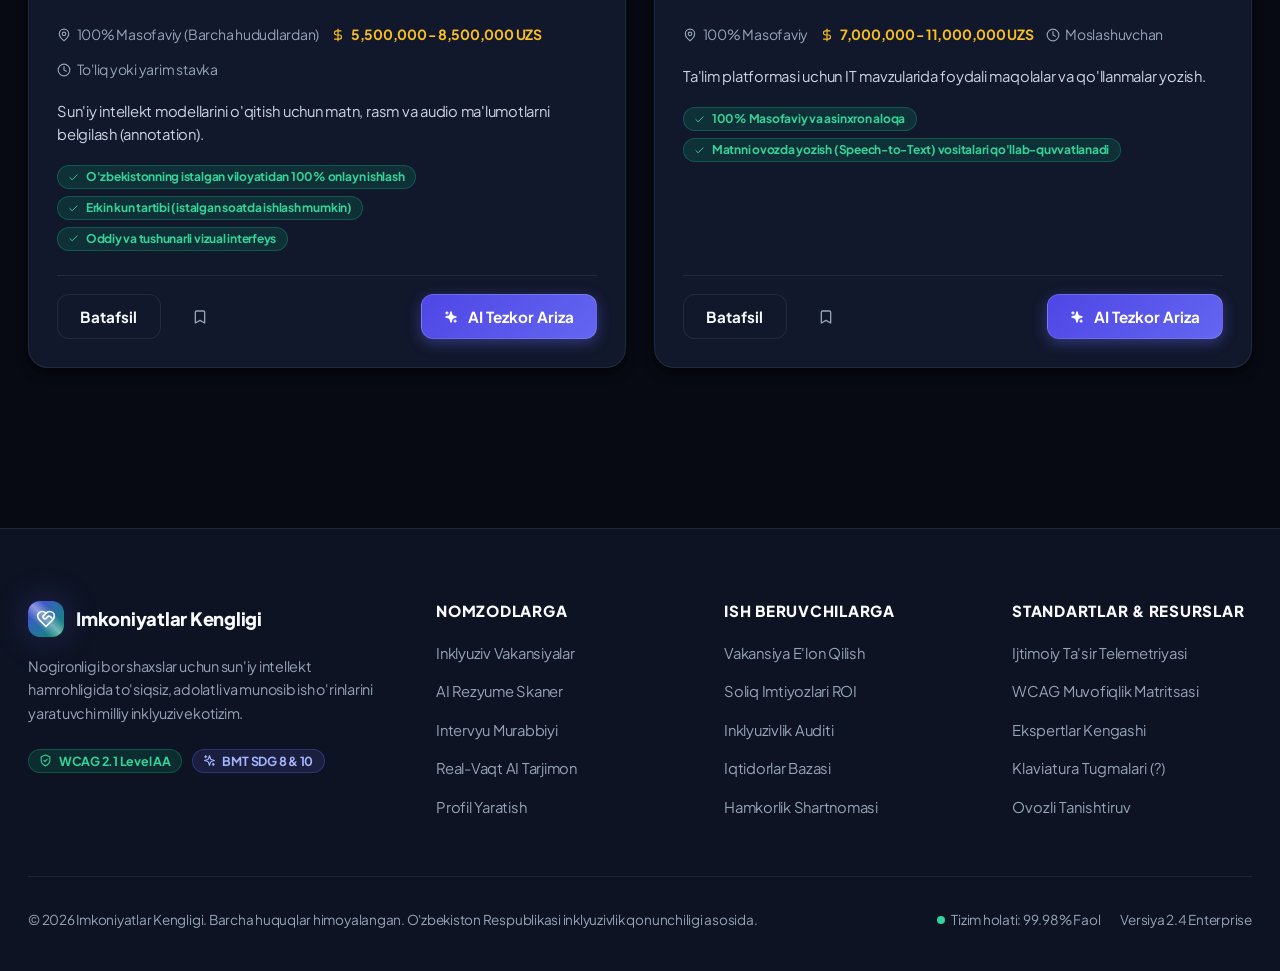
<file: jobs.html>
<!DOCTYPE html>
<html lang="uz">
<head>
  <meta charset="UTF-8">
  <meta name="viewport" content="width=device-width, initial-scale=1.0">
  <meta http-equiv="X-UA-Compatible" content="ie=edge">
  
  <title>Inklyuziv Vakansiyalar Portali — Imkoniyatlar Kengligi</title>
  <meta name="description" content="Nogironligi bor shaxslar uchun 100% masofaviy, ekran o'quvchi mos, va qulay sharoitlarga ega tasdiqlangan vakansiyalar katalogi.">

  <link rel="stylesheet" href="assets/css/styles.css">
</head>
<body>

  <!-- Accessible Skip Link -->
  <a href="#main-content" class="skip-link">Asosiy kontentga o'tish (Skip to content)</a>

  <!-- Header & Navigation -->
  <div id="navbar-mount"></div>

  <!-- Main Content Mount -->
  <main id="main-content" class="main-content" role="main" tabindex="-1">
    <div id="jobs-mount"></div>
  </main>

  <!-- Semantic Footer -->
  <div id="footer-mount"></div>

  <!-- Core Scripts -->
  <script src="assets/js/icons.js"></script>
  <script src="assets/js/data.js"></script>
  <script src="assets/js/core/store.js"></script>
  <script src="assets/js/core/a11y-engine.js"></script>
  <script src="assets/js/core/ai-simulator.js"></script>
  
  <!-- Components -->
  <script src="assets/js/components/auth.js"></script>
  <script src="assets/js/components/toolbar.js"></script>
  <script src="assets/js/components/navbar.js"></script>
  <script src="assets/js/components/jobs.js"></script>
  <script src="assets/js/components/footer.js"></script>
  <script src="assets/js/app.js"></script>

  <script>
    document.addEventListener('DOMContentLoaded', () => {
      document.getElementById('navbar-mount').innerHTML = window.NavbarComponent.render('jobs');
      if (window.JobsComponent.init) window.JobsComponent.init();
      document.getElementById('jobs-mount').innerHTML = window.JobsComponent.render();
      document.getElementById('footer-mount').innerHTML = window.FooterComponent.render();
    });
  </script>

</body>
</html>
</file>
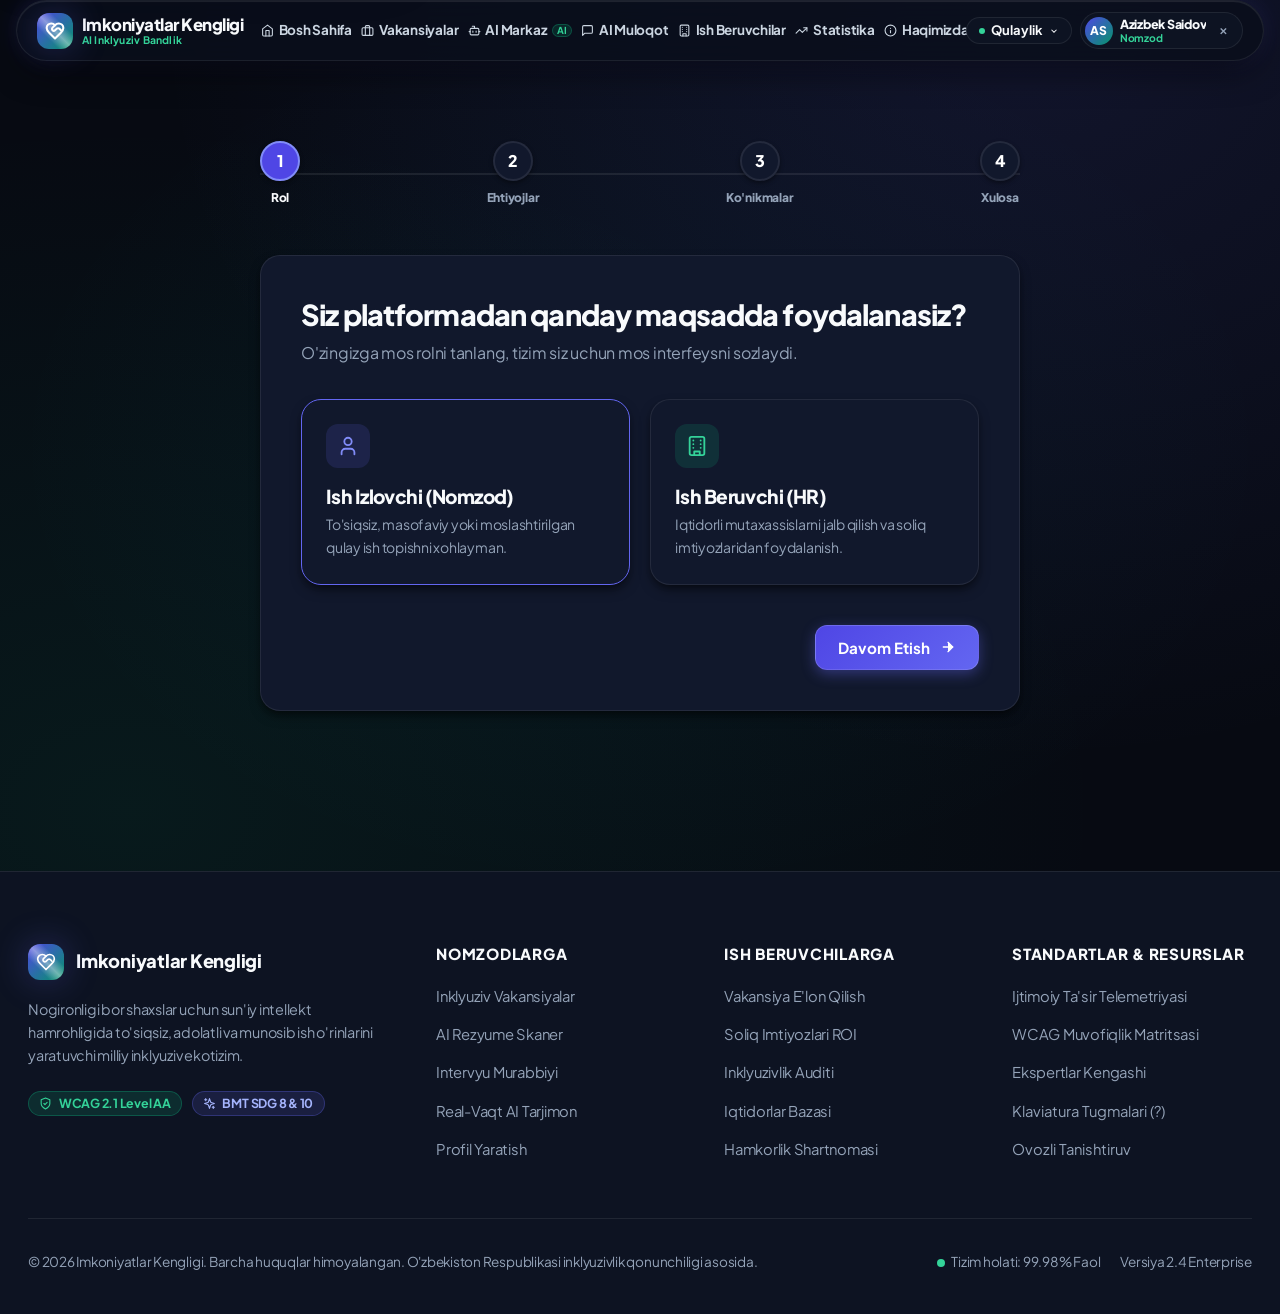
<file: onboarding.html>
<!DOCTYPE html>
<html lang="uz">
<head>
  <meta charset="UTF-8">
  <meta name="viewport" content="width=device-width, initial-scale=1.0">
  <meta http-equiv="X-UA-Compatible" content="ie=edge">
  
  <title>Profil Yaratish & Ehtiyojlarni Belgilash — Imkoniyatlar Kengligi</title>
  <meta name="description" content="4 bosqichli interaktiv ehtiyojlar va ko'nikmalar profillash tizimi.">

  <link rel="stylesheet" href="assets/css/styles.css">
</head>
<body>

  <!-- Accessible Skip Link -->
  <a href="#main-content" class="skip-link">Asosiy kontentga o'tish (Skip to content)</a>

  <!-- Header & Navigation -->
  <div id="navbar-mount"></div>

  <!-- Main Content Mount -->
  <main id="main-content" class="main-content" role="main" tabindex="-1">
    <div id="onboarding-mount"></div>
  </main>

  <!-- Semantic Footer -->
  <div id="footer-mount"></div>

  <!-- Core Scripts -->
  <script src="assets/js/icons.js"></script>
  <script src="assets/js/data.js"></script>
  <script src="assets/js/core/store.js"></script>
  <script src="assets/js/core/a11y-engine.js"></script>
  <script src="assets/js/core/ai-simulator.js"></script>
  
  <!-- Components -->
  <script src="assets/js/components/auth.js"></script>
  <script src="assets/js/components/toolbar.js"></script>
  <script src="assets/js/components/navbar.js"></script>
  <script src="assets/js/components/onboarding.js"></script>
  <script src="assets/js/components/footer.js"></script>
  <script src="assets/js/app.js"></script>

  <script>
    document.addEventListener('DOMContentLoaded', () => {
      document.getElementById('navbar-mount').innerHTML = window.NavbarComponent.render('onboarding');
      document.getElementById('onboarding-mount').innerHTML = window.OnboardingComponent.render();
      document.getElementById('footer-mount').innerHTML = window.FooterComponent.render();
    });
  </script>

</body>
</html>
</file>
<file: assets/css/styles.css>
/* ==========================================================================
   "Imkoniyatlar Kengligi" — Senior 3D Enterprise Design System
   Linear/Stripe-Grade Aesthetics | Floating Capsule Navbar | 3D Depth Engine
   ========================================================================== */

@import url('https://fonts.googleapis.com/css2?family=Plus+Jakarta+Sans:wght@300;400;500;600;700;800;900&family=Inter:wght@300;400;500;600;700;800&family=Atkinson+Hyperlegible:ital,wght@0,400;0,700;1,400;1,700&family=JetBrains+Mono:wght@400;500;600;700&display=swap');

:root {
  /* Surface & Background Palette (Obsidian & Deep Slate) */
  --surface-bg: #070a12;
  --surface-subtle: #0d1322;
  --surface-card: #11182c;
  --surface-card-hover: #17213c;
  --surface-elevated: #1a2542;
  --surface-border: rgba(255, 255, 255, 0.08);
  --surface-border-hover: rgba(99, 102, 241, 0.5);
  --surface-border-subtle: rgba(255, 255, 255, 0.04);
  --surface-glass: rgba(10, 15, 28, 0.85);
  --surface-glass-dropdown: rgba(13, 19, 36, 0.96);

  /* Primary Electric Indigo Brand */
  --primary-50: #eef2ff;
  --primary-100: #e0e7ff;
  --primary-200: #c7d2fe;
  --primary-300: #a5b4fc;
  --primary-400: #818cf8;
  --primary-500: #6366f1;
  --primary-600: #4f46e5;
  --primary-700: #4338ca;
  --primary-800: #3730a3;
  --primary-900: #312e81;

  /* Cyber Emerald / Inclusivity Accents */
  --accent-teal-50: #f0fdf4;
  --accent-teal-100: #dcfce7;
  --accent-teal-400: #34d399;
  --accent-teal-500: #10b981;
  --accent-teal-600: #059669;
  --accent-teal-700: #047857;

  /* Radiant Cyan, Amber & Rose */
  --accent-cyan-400: #22d3ee;
  --accent-cyan-500: #06b6d4;
  --accent-amber-400: #fbbf24;
  --accent-amber-500: #f59e0b;
  --accent-rose-500: #f43f5e;

  /* Text & Readability (WCAG 4.5:1+ by default) */
  --text-main: #f8fafc;
  --text-muted: #cbd5e1;
  --text-subtle: #94a3b8;
  --text-faint: #64748b;
  --text-inverted: #070a12;

  /* Focus Indicator for High Accessibility */
  --focus-ring: #6366f1;
  --focus-ring-offset: 3px;

  /* Typography */
  --font-base: 'Plus Jakarta Sans', 'Inter', -apple-system, BlinkMacSystemFont, sans-serif;
  --font-dyslexic: 'Atkinson Hyperlegible', sans-serif;
  --font-mono: 'JetBrains Mono', monospace;
  --current-font-family: var(--font-base);

  --base-font-size: 16px;
  --line-height-base: 1.65;
  --letter-spacing-base: -0.015em;

  /* Shadows & Ambient Glows */
  --shadow-xs: 0 1px 2px 0 rgba(0, 0, 0, 0.3);
  --shadow-sm: 0 2px 4px 0 rgba(0, 0, 0, 0.4);
  --shadow-md: 0 6px 12px -2px rgba(0, 0, 0, 0.5), 0 3px 6px -3px rgba(0, 0, 0, 0.4);
  --shadow-lg: 0 12px 24px -4px rgba(0, 0, 0, 0.6), 0 6px 12px -6px rgba(0, 0, 0, 0.4);
  --shadow-xl: 0 20px 35px -6px rgba(0, 0, 0, 0.7);
  --shadow-2xl: 0 30px 60px -12px rgba(0, 0, 0, 0.85);
  --shadow-glow-indigo: 0 0 35px rgba(99, 102, 241, 0.3);
  --shadow-glow-teal: 0 0 35px rgba(16, 185, 129, 0.3);
  --shadow-glow-cyan: 0 0 35px rgba(6, 182, 212, 0.3);

  /* Border Radii */
  --radius-xs: 0.25rem;
  --radius-sm: 0.5rem;
  --radius-md: 0.75rem;
  --radius-lg: 1rem;
  --radius-xl: 1.25rem;
  --radius-2xl: 1.75rem;
  --radius-full: 9999px;

  --transition-fast: 0.15s cubic-bezier(0.4, 0, 0.2, 1);
  --transition-normal: 0.25s cubic-bezier(0.4, 0, 0.2, 1);
  --transition-smooth: 0.35s cubic-bezier(0.16, 1, 0.3, 1);
}

/* ==========================================================================
   Real-Time HTML Root Font Scaling (WCAG 2.1 AA)
   ========================================================================== */

html.font-scale-sm, body.font-scale-sm { font-size: 13px !important; --base-font-size: 13px !important; }
html.font-scale-md, body.font-scale-md { font-size: 16px !important; --base-font-size: 16px !important; }
html.font-scale-lg, body.font-scale-lg { font-size: 19.5px !important; --base-font-size: 19.5px !important; }
html.font-scale-xl, body.font-scale-xl { font-size: 23px !important; --base-font-size: 23px !important; }

html.dyslexia-font, body.dyslexia-font {
  --current-font-family: var(--font-dyslexic) !important;
  --line-height-base: 1.95 !important;
  --letter-spacing-base: 0.05em !important;
}

/* Light Theme (Crisp Enterprise Clean) */
html.theme-light, body.theme-light {
  --surface-bg: #f8fafc;
  --surface-subtle: #f1f5f9;
  --surface-card: #ffffff;
  --surface-card-hover: #f8fafc;
  --surface-elevated: #ffffff;
  --surface-border: #e2e8f0;
  --surface-border-hover: rgba(79, 70, 229, 0.4);
  --surface-border-subtle: #f1f5f9;
  --surface-glass: rgba(255, 255, 255, 0.92);
  --surface-glass-dropdown: rgba(255, 255, 255, 0.98);

  --text-main: #0f172a;
  --text-muted: #334155;
  --text-subtle: #64748b;
  --text-faint: #94a3b8;
  --text-inverted: #ffffff;

  --shadow-xs: 0 1px 2px 0 rgba(0, 0, 0, 0.05);
  --shadow-sm: 0 1px 3px 0 rgba(0, 0, 0, 0.08);
  --shadow-md: 0 4px 6px -1px rgba(0, 0, 0, 0.08), 0 2px 4px -2px rgba(0, 0, 0, 0.04);
  --shadow-lg: 0 10px 15px -3px rgba(0, 0, 0, 0.08);
  --shadow-xl: 0 20px 25px -5px rgba(0, 0, 0, 0.1);
  --shadow-glow-indigo: 0 0 25px rgba(99, 102, 241, 0.15);
  --shadow-glow-teal: 0 0 25px rgba(16, 185, 129, 0.15);
}

/* Ultra High Contrast (16:1 Ratio - Yellow on Pure Black) */
html.theme-high-contrast, body.theme-high-contrast {
  --surface-bg: #000000 !important;
  --surface-subtle: #0a0a0a !important;
  --surface-card: #050505 !important;
  --surface-card-hover: #141414 !important;
  --surface-elevated: #141414 !important;
  --surface-border: #ffff00 !important;
  --surface-border-hover: #00ffff !important;
  --surface-border-subtle: #ffff00 !important;
  --surface-glass: #000000 !important;
  --surface-glass-dropdown: #000000 !important;

  --text-main: #ffff00 !important;
  --text-muted: #ffffff !important;
  --text-subtle: #ffffff !important;
  --text-faint: #ffff00 !important;
  --text-inverted: #000000 !important;

  --primary-400: #ffff00 !important;
  --primary-500: #ffff00 !important;
  --primary-600: #ffff00 !important;
  --primary-700: #ffff00 !important;
  --accent-teal-400: #00ffff !important;
  --accent-teal-500: #00ffff !important;
  --accent-teal-600: #00ffff !important;
  --accent-cyan-400: #00ffff !important;
  --accent-amber-400: #ffff00 !important;

  --focus-ring: #00ffff !important;
  --focus-ring-offset: 4px !important;
}

/* Monochrome Mode */
html.theme-monochrome, body.theme-monochrome {
  filter: grayscale(100%) contrast(120%);
}

/* Large Cursor Mode */
html.large-cursor, html.large-cursor *, body.large-cursor, body.large-cursor * {
  cursor: url("data:image/svg+xml,%3Csvg xmlns='http://www.w3.org/2000/svg' width='36' height='36' viewBox='0 0 24 24' fill='%236366f1' stroke='%23ffffff' stroke-width='2.5'%3E%3Cpath d='M3 3l7 18 3-7 7-3L3 3z'/%3E%3C/svg%3E"), auto !important;
}

/* Reduced Motion Mode */
html.reduced-motion, html.reduced-motion *, body.reduced-motion, body.reduced-motion * {
  animation-duration: 0.0001ms !important;
  animation-iteration-count: 1 !important;
  transition-duration: 0.0001ms !important;
  scroll-behavior: auto !important;
}

/* TTS Highlighting */
.tts-speaking {
  outline: 3px solid var(--accent-teal-500) !important;
  background: rgba(16, 185, 129, 0.15) !important;
  border-radius: var(--radius-sm);
  transition: all 0.2s ease;
}

/* ==========================================================================
   Base Styles & 3D Environment Reset
   ========================================================================== */

*, *::before, *::after {
  box-sizing: border-box;
  margin: 0;
  padding: 0;
}

html {
  font-size: var(--base-font-size);
  scroll-behavior: smooth;
}

body {
  font-family: var(--current-font-family);
  background-color: var(--surface-bg);
  color: var(--text-main);
  line-height: var(--line-height-base);
  letter-spacing: var(--letter-spacing-base);
  min-height: 100vh;
  display: flex;
  flex-direction: column;
  -webkit-font-smoothing: antialiased;
  -moz-osx-font-smoothing: grayscale;
  background-image: 
    radial-gradient(at 80% 0%, rgba(99, 102, 241, 0.12) 0px, transparent 60%),
    radial-gradient(at 10% 90%, rgba(16, 185, 129, 0.09) 0px, transparent 60%),
    radial-gradient(at 50% 50%, rgba(6, 182, 212, 0.05) 0px, transparent 70%);
  background-attachment: fixed;
  overflow-x: hidden;
}

:focus-visible {
  outline: 3px solid var(--focus-ring) !important;
  outline-offset: var(--focus-ring-offset) !important;
  border-radius: var(--radius-xs);
}

.skip-link {
  position: absolute;
  top: -120px;
  left: 1.5rem;
  background: var(--primary-600);
  color: #ffffff;
  padding: 0.85rem 1.75rem;
  z-index: 999999;
  font-weight: 800;
  border-radius: var(--radius-md);
  text-decoration: none;
  box-shadow: var(--shadow-2xl);
  transition: top 0.25s cubic-bezier(0.4, 0, 0.2, 1);
}

.skip-link:focus {
  top: 1.5rem;
}

/* Typography Hierarchy */
h1, h2, h3, h4, h5, h6 {
  color: var(--text-main);
  font-weight: 800;
  line-height: 1.25;
  letter-spacing: -0.03em;
}

h1 { font-size: 2.85rem; }
h2 { font-size: 2.2rem; }
h3 { font-size: 1.5rem; }
h4 { font-size: 1.2rem; }
h5 { font-size: 1.05rem; }

p {
  color: var(--text-muted);
  margin-bottom: 1rem;
}

a {
  color: var(--primary-400);
  text-decoration: none;
  transition: color var(--transition-fast);
}

body.theme-light a {
  color: var(--primary-600);
}

a:hover {
  color: var(--primary-300);
}

button {
  font-family: inherit;
  cursor: pointer;
  border: none;
  background: none;
}

img, svg {
  display: block;
  max-width: 100%;
}

/* ==========================================================================
   Layout Containers & Grid System
   ========================================================================== */

.container {
  width: 100%;
  max-width: 1360px;
  margin-left: auto;
  margin-right: auto;
  padding-left: 1.75rem;
  padding-right: 1.75rem;
}

.main-content {
  flex: 1 0 auto;
}

.section-spacing {
  padding-top: 5rem;
  padding-bottom: 5rem;
}

.grid-1 { display: grid; grid-template-columns: 1fr; gap: 1.75rem; }
.grid-2 { display: grid; grid-template-columns: repeat(2, 1fr); gap: 1.75rem; }
.grid-3 { display: grid; grid-template-columns: repeat(3, 1fr); gap: 1.75rem; }
.grid-4 { display: grid; grid-template-columns: repeat(4, 1fr); gap: 1.5rem; }

@media (max-width: 1100px) {
  .grid-4 { grid-template-columns: repeat(2, 1fr); }
  .grid-3 { grid-template-columns: repeat(2, 1fr); }
}

@media (max-width: 768px) {
  .grid-4, .grid-3, .grid-2 { grid-template-columns: 1fr; }
  h1 { font-size: 2.2rem; }
  h2 { font-size: 1.75rem; }
  .section-spacing { padding-top: 3.5rem; padding-bottom: 3.5rem; }
}

/* ==========================================================================
   Single Floating Capsule Navbar (Ultra-Premium Senior Polish)
   ========================================================================== */

.header-wrapper {
  position: sticky;
  top: 0.65rem;
  z-index: 1000;
  width: 100%;
  padding: 0 1rem;
}

.site-header {
  width: 100%;
  max-width: 1540px;
  margin: 0 auto;
  background: var(--surface-glass);
  backdrop-filter: blur(28px);
  -webkit-backdrop-filter: blur(28px);
  border: 1px solid var(--surface-border);
  border-radius: var(--radius-full);
  padding: 0.35rem 1.25rem 0.35rem 1.25rem;
  box-shadow: 
    0 12px 36px -8px rgba(0, 0, 0, 0.75),
    0 0 25px rgba(99, 102, 241, 0.15),
    inset 0 1px 1px rgba(255, 255, 255, 0.1);
  transition: all var(--transition-normal);
  overflow: visible;
  font-size: 14px;
}

.site-header:hover {
  border-color: rgba(99, 102, 241, 0.35);
}

.nav-container {
  display: flex;
  align-items: center;
  justify-content: space-between;
  min-height: 48px;
  gap: 0.5rem;
  width: 100%;
}

.brand-logo {
  display: flex;
  align-items: center;
  gap: 0.55rem;
  text-decoration: none;
  color: var(--text-main);
  flex-shrink: 0;
  white-space: nowrap;
}

.brand-logo-icon {
  width: 36px;
  height: 36px;
  border-radius: var(--radius-md);
  background: linear-gradient(135deg, var(--primary-600) 0%, var(--accent-teal-600) 100%);
  display: flex;
  align-items: center;
  justify-content: center;
  box-shadow: var(--shadow-glow-indigo);
  position: relative;
  overflow: hidden;
  flex-shrink: 0;
}

.brand-logo-icon::after {
  content: '';
  position: absolute;
  top: -50%;
  left: -50%;
  width: 200%;
  height: 200%;
  background: linear-gradient(45deg, transparent 40%, rgba(255,255,255,0.4) 50%, transparent 60%);
  animation: shine 4s infinite;
}

@keyframes shine {
  0% { transform: translateX(-100%); }
  30%, 100% { transform: translateX(100%); }
}

.brand-logo-title {
  font-size: 1.05rem;
  font-weight: 900;
  letter-spacing: -0.03em;
  color: var(--text-main);
  white-space: nowrap;
  line-height: 1.15;
}

.brand-logo-sub {
  font-size: 0.65rem;
  font-weight: 700;
  color: var(--accent-teal-400);
  letter-spacing: 0.02em;
  white-space: nowrap;
  line-height: 1.15;
}

.nav-menu {
  display: flex;
  align-items: center;
  gap: 0.2rem;
  list-style: none;
  margin: 0;
  padding: 0;
  flex-shrink: 1;
  min-width: 0;
}

.nav-link {
  display: inline-flex;
  align-items: center;
  gap: 0.3rem;
  padding: 0.38rem 0.6rem;
  font-size: 13.5px;
  font-weight: 700;
  color: var(--text-muted);
  border-radius: var(--radius-full);
  text-decoration: none;
  transition: all var(--transition-fast);
  position: relative;
  white-space: nowrap;
  flex-shrink: 0;
}

.nav-link:hover {
  color: var(--text-main);
  background: var(--surface-card-hover);
  text-decoration: none;
}

.nav-link.active {
  color: #ffffff !important;
  background: linear-gradient(135deg, rgba(99, 102, 241, 0.28) 0%, rgba(16, 185, 129, 0.22) 100%);
  border: 1px solid rgba(99, 102, 241, 0.45);
  box-shadow: 0 0 16px rgba(99, 102, 241, 0.3);
}

body.theme-light .nav-link.active {
  color: var(--primary-600) !important;
  background: var(--primary-50);
  border: 1px solid var(--primary-300);
}

/* Header Right Actions & Buttons */
.nav-actions {
  display: flex;
  align-items: center;
  gap: 0.45rem;
  flex-shrink: 0;
}

.nav-btn {
  display: inline-flex;
  align-items: center;
  justify-content: center;
  gap: 0.35rem;
  padding: 0.38rem 0.8rem;
  font-size: 13px;
  font-weight: 700;
  border-radius: var(--radius-full);
  white-space: nowrap;
  flex-shrink: 0;
  transition: all var(--transition-fast);
  cursor: pointer;
  text-decoration: none;
  line-height: 1;
}

.nav-btn-a11y {
  background: var(--surface-subtle);
  border: 1.5px solid var(--surface-border);
  color: var(--text-main);
}

.nav-btn-a11y:hover {
  background: var(--surface-card-hover);
  border-color: var(--accent-teal-400);
  color: var(--accent-teal-400);
  box-shadow: 0 0 12px rgba(16, 185, 129, 0.25);
}

.nav-btn-outline {
  background: var(--surface-subtle);
  border: 1.5px solid var(--surface-border);
  color: var(--text-main);
}

.nav-btn-outline:hover {
  background: var(--surface-card-hover);
  border-color: var(--primary-400);
  color: var(--primary-300);
  box-shadow: 0 0 12px rgba(99, 102, 241, 0.25);
}

.nav-btn-primary {
  background: linear-gradient(135deg, var(--primary-600) 0%, var(--primary-500) 100%);
  border: 1px solid rgba(255, 255, 255, 0.25);
  color: #ffffff !important;
  box-shadow: 0 3px 14px rgba(99, 102, 241, 0.45);
}

.nav-btn-primary:hover {
  background: linear-gradient(135deg, var(--primary-500) 0%, var(--primary-400) 100%);
  box-shadow: 0 4px 20px rgba(99, 102, 241, 0.65);
  transform: translateY(-1px);
}

/* Light Theme Specific Navigation Controls */
html.theme-light .nav-btn-a11y,
body.theme-light .nav-btn-a11y {
  background: #ffffff;
  border-color: #cbd5e1;
  color: #0f172a;
}

html.theme-light .nav-btn-a11y:hover,
body.theme-light .nav-btn-a11y:hover {
  background: #f0fdf4;
  border-color: var(--accent-teal-500);
  color: var(--accent-teal-700);
  box-shadow: 0 0 12px rgba(16, 185, 129, 0.25);
}

html.theme-light .nav-btn-outline,
body.theme-light .nav-btn-outline {
  background: #ffffff;
  border-color: #cbd5e1;
  color: #0f172a;
}

html.theme-light .nav-btn-outline:hover,
body.theme-light .nav-btn-outline:hover {
  background: #eef2ff;
  border-color: var(--primary-500);
  color: var(--primary-700);
  box-shadow: 0 0 12px rgba(99, 102, 241, 0.25);
}

html.theme-light .brand-logo-sub,
body.theme-light .brand-logo-sub {
  color: var(--accent-teal-600);
}

html.theme-light .nav-link {
  color: #475569;
}

html.theme-light .nav-link:hover {
  color: #0f172a;
  background: #f1f5f9;
}

/* High Contrast Specific Navigation Controls */
html.theme-high-contrast .nav-btn-a11y,
body.theme-high-contrast .nav-btn-a11y {
  background: #000000 !important;
  border: 2px solid #00ffff !important;
  color: #00ffff !important;
}

html.theme-high-contrast .nav-btn-a11y:hover,
body.theme-high-contrast .nav-btn-a11y:hover {
  background: #141414 !important;
  border-color: #ffff00 !important;
  color: #ffff00 !important;
}

html.theme-high-contrast .nav-btn-outline,
body.theme-high-contrast .nav-btn-outline {
  background: #000000 !important;
  border: 2px solid #ffff00 !important;
  color: #ffff00 !important;
}

html.theme-high-contrast .nav-btn-outline:hover,
body.theme-high-contrast .nav-btn-outline:hover {
  background: #141414 !important;
  border-color: #00ffff !important;
  color: #00ffff !important;
}

.mobile-menu-btn {
  display: none;
  padding: 0.45rem;
  color: var(--text-main);
  border-radius: var(--radius-md);
  border: 1px solid var(--surface-border);
  background: var(--surface-subtle);
  align-items: center;
  justify-content: center;
  cursor: pointer;
  flex-shrink: 0;
  transition: all var(--transition-fast);
}

.mobile-menu-btn:hover {
  background: var(--surface-card-hover);
  border-color: var(--primary-400);
}

/* ==========================================================================
   Responsive Reflow & WCAG 2.1 AA Dynamic Font Scaling Breakpoints
   ========================================================================== */

/* Standard scale breakpoint */
@media (max-width: 1260px) {
  .nav-menu {
    display: none !important;
  }
  .mobile-menu-btn {
    display: inline-flex !important;
  }
}

/* Accessibility Large Font Scale Adaptation (font-scale-lg: 19.5px) */
html.font-scale-lg .nav-link {
  font-size: 12.5px;
  padding: 0.32rem 0.45rem;
  gap: 0.25rem;
}

@media (max-width: 1440px) {
  html.font-scale-lg .nav-menu {
    display: none !important;
  }
  html.font-scale-lg .mobile-menu-btn {
    display: inline-flex !important;
  }
}

/* Accessibility Extra Large Font Scale Adaptation (font-scale-xl: 23px / A++ 22) */
html.font-scale-xl .nav-link {
  font-size: 12px;
  padding: 0.3rem 0.4rem;
  gap: 0.2rem;
}

@media (max-width: 1560px) {
  html.font-scale-xl .nav-menu {
    display: none !important;
  }
  html.font-scale-xl .mobile-menu-btn {
    display: inline-flex !important;
  }
}

@media (max-width: 900px) {
  .brand-logo-sub {
    display: none;
  }
}

@media (max-width: 480px) {
  .site-header {
    padding: 0.35rem 0.85rem;
  }
  .nav-actions {
    gap: 0.3rem;
  }
  .nav-btn {
    padding: 0.35rem 0.55rem;
    font-size: 12px;
  }
  .nav-btn span {
    display: none;
  }
  .nav-btn-a11y span:not(.pulse-dot) {
    display: none;
  }
  .brand-logo-title {
    font-size: 0.95rem;
  }
}

html.font-scale-xl .hero-grid {
  grid-template-columns: 1fr;
  gap: 2.5rem;
}

html.font-scale-xl .grid-4 {
  grid-template-columns: repeat(2, 1fr);
}

@media (max-width: 900px) {
  html.font-scale-xl .grid-4 {
    grid-template-columns: 1fr;
  }
}

/* ==========================================================================
   Accessibility Dropdown Menu & Mobile Drawer
   ========================================================================== */

.a11y-dropdown {
  position: relative;
}

.a11y-menu-panel {
  position: absolute;
  top: calc(100% + 14px);
  right: 0;
  width: 380px;
  max-width: calc(100vw - 2rem);
  background: var(--surface-glass-dropdown);
  backdrop-filter: blur(32px);
  -webkit-backdrop-filter: blur(32px);
  border: 1px solid var(--surface-border);
  border-radius: var(--radius-2xl);
  padding: 1.5rem;
  box-shadow: var(--shadow-2xl), var(--shadow-glow-indigo);
  display: none;
  flex-direction: column;
  gap: 1.25rem;
  z-index: 2000;
  animation: dropdownIn 0.25s cubic-bezier(0.16, 1, 0.3, 1);
  font-size: 15px;
}

.a11y-menu-panel.show {
  display: flex;
}

@keyframes dropdownIn {
  from { opacity: 0; transform: translateY(-8px) scale(0.97); }
  to { opacity: 1; transform: translateY(0) scale(1); }
}

.a11y-panel-section {
  display: flex;
  flex-direction: column;
  gap: 0.5rem;
}

.a11y-panel-title {
  font-size: 0.78rem;
  font-weight: 800;
  color: var(--text-subtle);
  text-transform: uppercase;
  letter-spacing: 0.05em;
  display: flex;
  align-items: center;
  gap: 0.4rem;
}

.a11y-grid-btn {
  display: grid;
  grid-template-columns: repeat(4, 1fr);
  gap: 0.4rem;
}

.a11y-btn {
  padding: 0.5rem 0.65rem;
  font-size: 0.85rem;
  font-weight: 700;
  border-radius: var(--radius-md);
  border: 1.5px solid var(--surface-border);
  background: var(--surface-subtle);
  color: var(--text-muted);
  display: inline-flex;
  align-items: center;
  justify-content: center;
  gap: 0.4rem;
  transition: all var(--transition-fast);
  cursor: pointer;
  outline: none;
}

.a11y-btn:hover {
  background: var(--surface-card-hover);
  color: var(--text-main);
  border-color: var(--primary-400);
}

.a11y-btn.active {
  background: linear-gradient(135deg, var(--primary-600) 0%, var(--primary-500) 100%) !important;
  color: #ffffff !important;
  border-color: var(--primary-400) !important;
  box-shadow: 0 0 16px rgba(99, 102, 241, 0.6) !important;
  font-weight: 800;
}

html.theme-high-contrast .a11y-btn.active,
body.theme-high-contrast .a11y-btn.active {
  background: #000000 !important;
  color: #ffff00 !important;
  border: 2px solid #ffff00 !important;
  box-shadow: 0 0 0 2px #00ffff !important;
}

.mobile-nav-drawer {
  position: fixed;
  inset: 0;
  background: rgba(7, 10, 18, 0.97);
  backdrop-filter: blur(28px);
  -webkit-backdrop-filter: blur(28px);
  z-index: 999999;
  display: none !important;
  flex-direction: column;
  padding: 2.5rem 2rem;
  overflow-y: auto;
}

.mobile-nav-drawer.open {
  display: flex !important;
}

/* ==========================================================================
   Form Controls, Inputs & Select Dropdown (Image 1 Fix)
   ========================================================================== */

input[type="text"],
input[type="email"],
input[type="password"],
input[type="search"],
textarea {
  background-color: var(--surface-subtle);
  border: 1.5px solid var(--surface-border);
  border-radius: var(--radius-md);
  color: var(--text-main);
  padding: 0.75rem 1rem;
  font-family: inherit;
  font-size: 0.95rem;
  transition: border-color var(--transition-fast), box-shadow var(--transition-fast);
  outline: none;
}

input:focus, textarea:focus {
  border-color: var(--primary-400) !important;
  box-shadow: 0 0 0 3px rgba(99, 102, 241, 0.25) !important;
}

/* ==========================================================================
   Senior 3D Custom Dropdown Select Component (Replaces Ugly OS Selects)
   ========================================================================== */

.custom-dropdown {
  position: relative;
  width: 100%;
  user-select: none;
}

.custom-dropdown.open {
  z-index: 1000;
}

.custom-dropdown-btn {
  width: 100%;
  min-height: 44px;
  display: flex;
  align-items: center;
  justify-content: space-between;
  gap: 0.65rem;
  padding: 0.65rem 1rem;
  background: var(--surface-subtle);
  border: 1.5px solid var(--surface-border);
  border-radius: var(--radius-md);
  color: var(--text-main);
  font-family: inherit;
  font-size: 0.9rem;
  font-weight: 700;
  cursor: pointer;
  outline: none;
  transition: all var(--transition-fast);
  text-align: left;
  box-shadow: var(--shadow-xs);
}

.custom-dropdown-btn:hover {
  background: var(--surface-card-hover);
  border-color: var(--primary-400);
  box-shadow: 0 0 16px rgba(99, 102, 241, 0.2);
}

.custom-dropdown.open .custom-dropdown-btn {
  border-color: var(--primary-400);
  box-shadow: 0 0 0 3px rgba(99, 102, 241, 0.25);
  background: var(--surface-card-hover);
}

.dropdown-chevron {
  transition: transform 0.25s cubic-bezier(0.16, 1, 0.3, 1);
  color: var(--primary-400);
  flex-shrink: 0;
}

.custom-dropdown.open .dropdown-chevron {
  transform: rotate(180deg);
}

.custom-dropdown-menu {
  position: absolute;
  top: calc(100% + 8px);
  left: 0;
  right: 0;
  min-width: 100%;
  max-height: 300px;
  overflow-y: auto;
  background: var(--surface-glass-dropdown);
  backdrop-filter: blur(32px);
  -webkit-backdrop-filter: blur(32px);
  border: 1.5px solid var(--surface-border);
  border-radius: var(--radius-xl);
  padding: 0.5rem;
  box-shadow: 
    0 24px 50px -10px rgba(0, 0, 0, 0.9),
    0 0 25px rgba(99, 102, 241, 0.25);
  z-index: 10000;
  display: none;
  flex-direction: column;
  gap: 0.25rem;
  animation: dropdownIn 0.2s cubic-bezier(0.16, 1, 0.3, 1);
}

.custom-dropdown.open .custom-dropdown-menu {
  display: flex;
}

.custom-dropdown-item {
  display: flex;
  align-items: center;
  justify-content: space-between;
  gap: 0.75rem;
  padding: 0.65rem 0.85rem;
  border-radius: var(--radius-md);
  font-size: 0.88rem;
  font-weight: 700;
  color: var(--text-muted);
  cursor: pointer;
  transition: all var(--transition-fast);
  text-decoration: none;
}

.custom-dropdown-item:hover {
  background: var(--surface-card-hover);
  color: #ffffff;
  transform: translateX(3px);
}

.custom-dropdown-item.selected {
  background: linear-gradient(135deg, rgba(99, 102, 241, 0.25) 0%, rgba(16, 185, 129, 0.18) 100%);
  border: 1px solid rgba(99, 102, 241, 0.45);
  color: #ffffff !important;
  font-weight: 800;
}

/* Light Theme Styling for Custom Dropdown */
html.theme-light .custom-dropdown-btn,
body.theme-light .custom-dropdown-btn {
  background: #ffffff;
  border-color: #cbd5e1;
  color: #0f172a;
}

html.theme-light .custom-dropdown-btn:hover,
body.theme-light .custom-dropdown-btn:hover,
html.theme-light .custom-dropdown.open .custom-dropdown-btn,
body.theme-light .custom-dropdown.open .custom-dropdown-btn {
  background: #f8fafc;
  border-color: var(--primary-500);
  box-shadow: 0 0 0 3px rgba(99, 102, 241, 0.15);
}

html.theme-light .custom-dropdown-menu,
body.theme-light .custom-dropdown-menu {
  background: rgba(255, 255, 255, 0.98);
  border-color: #e2e8f0;
  box-shadow: 0 20px 40px -8px rgba(0, 0, 0, 0.15), 0 0 15px rgba(99, 102, 241, 0.1);
}

html.theme-light .custom-dropdown-item,
body.theme-light .custom-dropdown-item {
  color: #334155;
}

html.theme-light .custom-dropdown-item:hover,
body.theme-light .custom-dropdown-item:hover {
  background: #f1f5f9;
  color: #4f46e5;
}

html.theme-light .custom-dropdown-item.selected,
body.theme-light .custom-dropdown-item.selected {
  background: #eef2ff;
  border-color: #a5b4fc;
  color: #4338ca !important;
}

/* High Contrast Theme for Custom Dropdown */
html.theme-high-contrast .custom-dropdown-btn,
body.theme-high-contrast .custom-dropdown-btn {
  background: #000000 !important;
  border: 2px solid #ffff00 !important;
  color: #ffff00 !important;
}

html.theme-high-contrast .custom-dropdown-menu,
body.theme-high-contrast .custom-dropdown-menu {
  background: #000000 !important;
  border: 2px solid #ffff00 !important;
}

html.theme-high-contrast .custom-dropdown-item,
body.theme-high-contrast .custom-dropdown-item {
  color: #ffffff !important;
}

html.theme-high-contrast .custom-dropdown-item:hover,
body.theme-high-contrast .custom-dropdown-item:hover {
  background: #141414 !important;
  color: #ffff00 !important;
}

html.theme-high-contrast .custom-dropdown-item.selected,
body.theme-high-contrast .custom-dropdown-item.selected {
  background: #000000 !important;
  border: 2px solid #00ffff !important;
  color: #ffff00 !important;
}

select, .form-select, #auth-role {
  width: 100%;
  min-height: 42px;
  padding: 0.65rem 2.25rem 0.65rem 1rem !important;
  background-color: #0c1222 !important;
  border: 1.5px solid rgba(99, 102, 241, 0.4) !important;
  border-radius: var(--radius-md);
  color: #ffffff !important;
  font-family: inherit;
  font-size: 0.9rem;
  font-weight: 600;
  outline: none;
  cursor: pointer;
  appearance: none;
  -webkit-appearance: none;
  background-image: url("data:image/svg+xml,%3Csvg xmlns='http://www.w3.org/2000/svg' width='14' height='14' viewBox='0 0 24 24' fill='none' stroke='%23818cf8' stroke-width='2.5'%3E%3Cpolyline points='6 9 12 15 18 9'/%3E%3C/svg%3E") !important;
  background-repeat: no-repeat !important;
  background-position: right 0.75rem center !important;
  box-shadow: 0 4px 12px rgba(0, 0, 0, 0.4);
  transition: all var(--transition-fast);
  white-space: nowrap;
  text-overflow: ellipsis;
  overflow: hidden;
}

html.theme-light select,
html.theme-light .form-select,
html.theme-light #auth-role,
body.theme-light select,
body.theme-light .form-select,
body.theme-light #auth-role {
  background-color: #ffffff !important;
  border-color: #cbd5e1 !important;
  color: #0f172a !important;
  background-image: url("data:image/svg+xml,%3Csvg xmlns='http://www.w3.org/2000/svg' width='14' height='14' viewBox='0 0 24 24' fill='none' stroke='%234f46e5' stroke-width='2.5'%3E%3Cpolyline points='6 9 12 15 18 9'/%3E%3C/svg%3E") !important;
}

select:focus, .form-select:focus, #auth-role:focus {
  border-color: var(--primary-400) !important;
  box-shadow: 0 0 0 3px rgba(99, 102, 241, 0.35) !important;
}

select option, .form-select option, #auth-role option {
  background-color: #0c1222 !important;
  color: #f8fafc !important;
  padding: 0.75rem 1rem;
  font-size: 0.95rem;
}

html.theme-light select option,
html.theme-light .form-select option,
html.theme-light #auth-role option,
body.theme-light select option,
body.theme-light .form-select option,
body.theme-light #auth-role option {
  background-color: #ffffff !important;
  color: #0f172a !important;
}

select option:checked, select option:hover, #auth-role option:checked {
  background-color: #4f46e5 !important;
  color: #ffffff !important;
}

/* ==========================================================================
   Buttons & Strict WCAG Text Legibility (No inner box outlines!)
   ========================================================================== */

.btn, a.btn, button.btn {
  display: inline-flex;
  align-items: center;
  justify-content: center;
  gap: 0.6rem;
  font-size: 0.95rem;
  font-weight: 700;
  padding: 0.75rem 1.4rem;
  border-radius: var(--radius-md);
  transition: all var(--transition-fast);
  text-decoration: none !important;
  cursor: pointer;
  white-space: nowrap;
}

/* Ensure child elements (text spans, icons) never get inner borders or backgrounds */
.btn *,
.btn span,
.btn svg,
a.btn *,
a.btn span,
a.btn svg,
button.btn *,
button.btn span,
button.btn svg {
  border: none !important;
  outline: none !important;
  box-shadow: none !important;
  background: transparent !important;
}

/* Primary Button */
.btn-primary,
a.btn-primary,
button.btn-primary {
  background: linear-gradient(135deg, var(--primary-600) 0%, var(--primary-500) 100%) !important;
  color: #ffffff !important;
  border: 1px solid rgba(255, 255, 255, 0.15) !important;
  box-shadow: 0 4px 14px rgba(99, 102, 241, 0.4);
}

.btn-primary *,
a.btn-primary *,
button.btn-primary * {
  color: #ffffff !important;
  fill: #ffffff !important;
  stroke: #ffffff !important;
}

.btn-primary:hover,
a.btn-primary:hover,
button.btn-primary:hover {
  background: linear-gradient(135deg, var(--primary-500) 0%, var(--primary-400) 100%) !important;
  transform: translateY(-1px);
  box-shadow: 0 6px 20px rgba(99, 102, 241, 0.55);
}

/* Teal Button */
.btn-teal,
a.btn-teal,
button.btn-teal {
  background: linear-gradient(135deg, var(--accent-teal-600) 0%, var(--accent-teal-500) 100%) !important;
  color: #ffffff !important;
  border: 1px solid rgba(255, 255, 255, 0.15) !important;
  box-shadow: 0 4px 14px rgba(16, 185, 129, 0.35);
}

.btn-teal *,
a.btn-teal *,
button.btn-teal * {
  color: #ffffff !important;
  fill: #ffffff !important;
  stroke: #ffffff !important;
}

.btn-teal:hover,
a.btn-teal:hover,
button.btn-teal:hover {
  background: linear-gradient(135deg, var(--accent-teal-500) 0%, var(--accent-teal-400) 100%) !important;
  transform: translateY(-1px);
  box-shadow: 0 6px 20px rgba(16, 185, 129, 0.5);
}

/* Outline Button (Dark & Light theme aware) */
.btn-outline,
a.btn-outline,
button.btn-outline {
  background: var(--surface-card) !important;
  color: var(--text-main) !important;
  border: 1.5px solid var(--surface-border) !important;
}

.btn-outline *,
a.btn-outline *,
button.btn-outline * {
  color: var(--text-main) !important;
  stroke: var(--text-main) !important;
}

.btn-outline:hover,
a.btn-outline:hover,
button.btn-outline:hover {
  background: var(--surface-card-hover) !important;
  border-color: var(--primary-400) !important;
  color: #ffffff !important;
}

.btn-outline:hover *,
a.btn-outline:hover *,
button.btn-outline:hover * {
  color: #ffffff !important;
  stroke: #ffffff !important;
}

/* Specific Light Theme Outline Button Contrast */
html.theme-light .btn-outline,
body.theme-light .btn-outline,
html.theme-light a.btn-outline,
body.theme-light a.btn-outline,
html.theme-light button.btn-outline,
body.theme-light button.btn-outline {
  background: #ffffff !important;
  color: #0f172a !important;
  border-color: #cbd5e1 !important;
}

html.theme-light .btn-outline *,
body.theme-light .btn-outline *,
html.theme-light a.btn-outline *,
body.theme-light a.btn-outline *,
html.theme-light button.btn-outline *,
body.theme-light button.btn-outline * {
  color: #0f172a !important;
  stroke: #0f172a !important;
}

html.theme-light .btn-outline:hover,
body.theme-light .btn-outline:hover,
html.theme-light a.btn-outline:hover,
body.theme-light a.btn-outline:hover,
html.theme-light button.btn-outline:hover,
body.theme-light button.btn-outline:hover {
  background: #f1f5f9 !important;
  color: #4f46e5 !important;
  border-color: #6366f1 !important;
}

html.theme-light .btn-outline:hover *,
body.theme-light .btn-outline:hover *,
html.theme-light a.btn-outline:hover *,
body.theme-light a.btn-outline:hover *,
html.theme-light button.btn-outline:hover *,
body.theme-light button.btn-outline:hover * {
  color: #4f46e5 !important;
  stroke: #4f46e5 !important;
}

/* Light Theme Primary & Teal Buttons */
html.theme-light .btn-primary,
html.theme-light .btn-primary *,
body.theme-light .btn-primary,
body.theme-light .btn-primary *,
html.theme-light a.btn-primary,
html.theme-light a.btn-primary *,
body.theme-light a.btn-primary,
body.theme-light a.btn-primary * {
  color: #ffffff !important;
  stroke: #ffffff !important;
}

html.theme-light .btn-teal,
html.theme-light .btn-teal *,
body.theme-light .btn-teal,
body.theme-light .btn-teal *,
html.theme-light a.btn-teal,
html.theme-light a.btn-teal *,
body.theme-light a.btn-teal,
body.theme-light a.btn-teal * {
  color: #ffffff !important;
  stroke: #ffffff !important;
}

.btn-ghost {
  background: transparent;
  color: var(--text-muted);
  border: 1px solid transparent;
}

.btn-ghost:hover {
  background: var(--surface-card-hover);
  color: var(--text-main);
  border-color: var(--surface-border);
}

.btn-sm {
  padding: 0.45rem 0.85rem;
  font-size: 0.825rem;
  border-radius: var(--radius-sm);
}

.btn-lg {
  padding: 0.95rem 1.85rem;
  font-size: 1.05rem;
  border-radius: var(--radius-lg);
}

/* Card Action Interactive Buttons (Image 1 Fix) */
.btn-card-action {
  display: inline-flex;
  align-items: center;
  gap: 0.55rem;
  padding: 0.55rem 1.15rem;
  font-size: 0.875rem;
  font-weight: 800;
  border-radius: var(--radius-full);
  background: var(--surface-subtle);
  border: 1.5px solid var(--surface-border);
  color: var(--text-main);
  text-decoration: none;
  cursor: pointer;
  transition: all 0.25s cubic-bezier(0.16, 1, 0.3, 1);
  box-shadow: var(--shadow-xs);
  outline: none;
}

.btn-card-action svg,
.btn-card-action i {
  transition: transform 0.25s cubic-bezier(0.16, 1, 0.3, 1);
}

.btn-card-action:hover {
  transform: translateX(4px);
  box-shadow: 0 6px 18px rgba(0, 0, 0, 0.4);
}

.btn-card-action:hover svg {
  transform: translateX(4px);
}

.btn-card-action-primary {
  background: rgba(99, 102, 241, 0.12);
  border-color: rgba(99, 102, 241, 0.35);
  color: #a5b4fc !important;
}
.btn-card-action-primary:hover {
  background: rgba(99, 102, 241, 0.25);
  border-color: var(--primary-400);
  color: #ffffff !important;
  box-shadow: 0 4px 16px rgba(99, 102, 241, 0.4);
}

.btn-card-action-teal {
  background: rgba(16, 185, 129, 0.12);
  border-color: rgba(16, 185, 129, 0.35);
  color: var(--accent-teal-400) !important;
}
.btn-card-action-teal:hover {
  background: rgba(16, 185, 129, 0.25);
  border-color: var(--accent-teal-400);
  color: #ffffff !important;
  box-shadow: 0 4px 16px rgba(16, 185, 129, 0.4);
}

.btn-card-action-cyan {
  background: rgba(6, 182, 212, 0.12);
  border-color: rgba(6, 182, 212, 0.35);
  color: var(--accent-cyan-400) !important;
}
.btn-card-action-cyan:hover {
  background: rgba(6, 182, 212, 0.25);
  border-color: var(--accent-cyan-400);
  color: #ffffff !important;
  box-shadow: 0 4px 16px rgba(6, 182, 212, 0.4);
}

.btn-card-action-amber {
  background: rgba(245, 158, 11, 0.12);
  border-color: rgba(245, 158, 11, 0.35);
  color: var(--accent-amber-400) !important;
}
.btn-card-action-amber:hover {
  background: rgba(245, 158, 11, 0.25);
  border-color: var(--accent-amber-400);
  color: #ffffff !important;
  box-shadow: 0 4px 16px rgba(245, 158, 11, 0.4);
}

/* Light Theme Card Actions */
html.theme-light .btn-card-action-primary,
body.theme-light .btn-card-action-primary {
  background: #eef2ff;
  border-color: #a5b4fc;
  color: #4338ca !important;
}
html.theme-light .btn-card-action-teal,
body.theme-light .btn-card-action-teal {
  background: #f0fdf4;
  border-color: #86efac;
  color: #047857 !important;
}
html.theme-light .btn-card-action-cyan,
body.theme-light .btn-card-action-cyan {
  background: #ecfeff;
  border-color: #67e8f9;
  color: #0e7490 !important;
}
html.theme-light .btn-card-action-amber,
body.theme-light .btn-card-action-amber {
  background: #fffbeb;
  border-color: #fde68a;
  color: #b45309 !important;
}

/* ==========================================================================
   3D Cards, Depth Layers & Equal Heights
   ========================================================================== */

.card {
  background: var(--surface-card);
  border: 1px solid var(--surface-border);
  border-radius: var(--radius-xl);
  padding: 1.75rem;
  box-shadow: var(--shadow-md);
  transition: transform 0.25s cubic-bezier(0.16, 1, 0.3, 1), border-color 0.25s ease, box-shadow 0.25s ease;
  position: relative;
  overflow: visible;
  display: flex;
  flex-direction: column;
  justify-content: space-between;
  height: 100%;
}

.filter-bar-card {
  overflow: visible !important;
  position: relative;
  z-index: 100;
}

.card:hover {
  border-color: var(--surface-border-hover);
  transform: translateY(-4px);
  box-shadow: var(--shadow-2xl), var(--shadow-glow-indigo);
}

.solution-card-3d {
  background: var(--surface-card);
  border: 1px solid var(--surface-border);
  border-radius: var(--radius-2xl);
  padding: 2rem 1.75rem;
  display: flex;
  flex-direction: column;
  justify-content: space-between;
  height: 100%;
  min-height: 350px;
  position: relative;
  transform-style: preserve-3d;
  transition: transform 0.3s cubic-bezier(0.16, 1, 0.3, 1), box-shadow 0.3s ease, border-color 0.3s ease;
}

.solution-card-3d:hover {
  transform: translateY(-6px) scale(1.015);
  box-shadow: 
    0 25px 50px -12px rgba(0, 0, 0, 0.85),
    0 0 40px rgba(99, 102, 241, 0.3),
    inset 0 1px 1px rgba(255, 255, 255, 0.15);
}

.solution-icon-box {
  width: 52px;
  height: 52px;
  border-radius: var(--radius-xl);
  display: flex;
  align-items: center;
  justify-content: center;
  margin-bottom: 1.25rem;
  transition: transform 0.3s ease;
  box-shadow: var(--shadow-md);
  transform: translateZ(20px);
}

.solution-card-3d:hover .solution-icon-box {
  transform: translateZ(35px) scale(1.1);
}

.card-specular-glow {
  position: absolute;
  inset: 0;
  background: radial-gradient(circle at var(--mouse-x, 50%) var(--mouse-y, 50%), rgba(255, 255, 255, 0.08) 0%, transparent 65%);
  pointer-events: none;
  opacity: 0;
  transition: opacity 0.3s ease;
}

.solution-card-3d:hover .card-specular-glow {
  opacity: 1;
}

/* ==========================================================================
   3D Hero Canvas & Hologram Engine
   ========================================================================== */

.hero-3d-wrapper {
  position: relative;
  perspective: 1200px;
  transform-style: preserve-3d;
}

.hero-3d-card {
  background: var(--surface-card);
  border: 1px solid var(--surface-border);
  border-radius: var(--radius-2xl);
  padding: 2.25rem;
  box-shadow: 
    0 30px 60px -12px rgba(0, 0, 0, 0.85),
    0 0 45px rgba(99, 102, 241, 0.25),
    inset 0 1px 1px rgba(255, 255, 255, 0.1);
  position: relative;
  transition: transform 0.2s cubic-bezier(0.16, 1, 0.3, 1), box-shadow 0.2s ease;
  transform-style: preserve-3d;
}

.hero-3d-card:hover {
  border-color: var(--surface-border-hover);
  box-shadow: 
    0 40px 80px -16px rgba(0, 0, 0, 0.95),
    0 0 60px rgba(99, 102, 241, 0.4),
    inset 0 1px 1px rgba(255, 255, 255, 0.15);
}

.hero-integrated-badge {
  display: inline-flex;
  align-items: center;
  gap: 0.85rem;
  background: var(--surface-subtle);
  border: 1px solid rgba(16, 185, 129, 0.35);
  border-radius: var(--radius-xl);
  padding: 0.75rem 1.15rem;
  box-shadow: var(--shadow-glow-teal);
  margin-bottom: 1.5rem;
  width: 100%;
}

#hero-3d-canvas {
  position: absolute;
  top: 0;
  left: 0;
  width: 100%;
  height: 100%;
  pointer-events: none;
  z-index: 0;
  opacity: 0.8;
}

#sdg-3d-globe-canvas {
  width: 100%;
  height: 320px;
  border-radius: var(--radius-2xl);
}

/* Laser CV Scanner Box */
.scanner-box {
  background: #060911;
  border: 1.5px solid rgba(99, 102, 241, 0.35);
  border-radius: var(--radius-xl);
  padding: 1.5rem;
  position: relative;
  overflow: hidden;
  font-family: var(--font-mono);
  box-shadow: inset 0 0 30px rgba(0, 0, 0, 0.8), var(--shadow-glow-cyan);
}

.laser-beam {
  position: absolute;
  top: 0;
  left: 0;
  right: 0;
  height: 3px;
  background: linear-gradient(90deg, transparent, #22d3ee, #6366f1, #34d399, transparent);
  box-shadow: 0 0 16px 4px #22d3ee;
  animation: laserScan 2.2s ease-in-out infinite alternate;
  z-index: 10;
}

@keyframes laserScan {
  0% { top: 0%; }
  100% { top: 98%; }
}

/* Audio Wave Visualizer */
.audio-wave-container {
  display: flex;
  align-items: center;
  justify-content: center;
  gap: 4px;
  height: 48px;
  padding: 0 1rem;
}

.audio-bar {
  width: 4px;
  background: var(--accent-teal-400);
  border-radius: 2px;
  animation: waveBar 1.2s ease-in-out infinite alternate;
}

.audio-bar:nth-child(1) { height: 12px; animation-delay: 0.1s; }
.audio-bar:nth-child(2) { height: 28px; animation-delay: 0.3s; }
.audio-bar:nth-child(3) { height: 42px; animation-delay: 0.2s; }
.audio-bar:nth-child(4) { height: 18px; animation-delay: 0.5s; }
.audio-bar:nth-child(5) { height: 36px; animation-delay: 0.4s; }
.audio-bar:nth-child(6) { height: 46px; animation-delay: 0.15s; }
.audio-bar:nth-child(7) { height: 24px; animation-delay: 0.35s; }
.audio-bar:nth-child(8) { height: 14px; animation-delay: 0.25s; }

@keyframes waveBar {
  0% { transform: scaleY(0.3); }
  100% { transform: scaleY(1); }
}

/* Score Circle Dial */
.score-circle {
  width: 140px;
  height: 140px;
  border-radius: 50%;
  background: conic-gradient(var(--accent-teal-400) calc(var(--score, 94) * 1%), var(--surface-subtle) 0);
  display: flex;
  align-items: center;
  justify-content: center;
  margin: 0 auto 1.25rem;
  box-shadow: var(--shadow-glow-teal);
}

.score-circle-inner {
  width: 114px;
  height: 114px;
  border-radius: 50%;
  background: var(--surface-card);
  display: flex;
  flex-direction: column;
  align-items: center;
  justify-content: center;
}

/* Badges & Status */
.badge {
  display: inline-flex;
  align-items: center;
  gap: 0.4rem;
  padding: 0.3rem 0.65rem;
  border-radius: var(--radius-full);
  font-size: 0.78rem;
  font-weight: 700;
  line-height: 1;
  white-space: nowrap;
}

.badge-primary {
  background: rgba(99, 102, 241, 0.15);
  color: var(--primary-300);
  border: 1px solid rgba(99, 102, 241, 0.3);
}

.badge-teal {
  background: rgba(16, 185, 129, 0.15);
  color: var(--accent-teal-400);
  border: 1px solid rgba(16, 185, 129, 0.3);
}

.badge-amber {
  background: rgba(245, 158, 11, 0.15);
  color: var(--accent-amber-400);
  border: 1px solid rgba(245, 158, 11, 0.3);
}

.badge-cyan {
  background: rgba(6, 182, 212, 0.15);
  color: var(--accent-cyan-400);
  border: 1px solid rgba(6, 182, 212, 0.3);
}

.pulse-dot {
  width: 8px;
  height: 8px;
  border-radius: 50%;
  background: var(--accent-teal-400);
  box-shadow: 0 0 0 0 rgba(16, 185, 129, 0.7);
  animation: pulseAnimation 2s infinite;
}

@keyframes pulseAnimation {
  0% { transform: scale(0.95); box-shadow: 0 0 0 0 rgba(16, 185, 129, 0.7); }
  70% { transform: scale(1); box-shadow: 0 0 0 8px rgba(16, 185, 129, 0); }
  100% { transform: scale(0.95); box-shadow: 0 0 0 0 rgba(16, 185, 129, 0); }
}

/* Hero Section */
.hero-section {
  padding: 5.5rem 0 4.5rem;
  position: relative;
  overflow: hidden;
}

.hero-grid {
  display: grid;
  grid-template-columns: 1.15fr 0.85fr;
  gap: 3.5rem;
  align-items: center;
  position: relative;
  z-index: 10;
}

@media (max-width: 992px) {
  .hero-grid { grid-template-columns: 1fr; gap: 2.5rem; }
}

.hero-title {
  font-size: 3.4rem;
  line-height: 1.12;
  margin-bottom: 1.35rem;
  letter-spacing: -0.035em;
}

.hero-highlight {
  background: linear-gradient(135deg, #818cf8 0%, #34d399 50%, #22d3ee 100%);
  -webkit-background-clip: text;
  -webkit-text-fill-color: transparent;
}

.hero-desc {
  font-size: 1.15rem;
  color: var(--text-muted);
  line-height: 1.7;
  margin-bottom: 2rem;
  max-width: 600px;
}

.hero-search-bar {
  background: var(--surface-card);
  border: 1.5px solid var(--surface-border);
  border-radius: var(--radius-xl);
  padding: 0.5rem 0.5rem 0.5rem 1.25rem;
  display: flex;
  align-items: center;
  gap: 0.75rem;
  box-shadow: var(--shadow-lg), var(--shadow-glow-indigo);
  margin-bottom: 2rem;
  transition: border-color var(--transition-fast);
}

.hero-search-bar:focus-within {
  border-color: var(--primary-500);
}

/* Chat & Messenger Styles */
.chat-wrapper {
  display: grid;
  grid-template-columns: 320px 1fr;
  height: min(780px, calc(100vh - 170px));
  min-height: 560px;
  background: var(--surface-card);
  border: 1px solid var(--surface-border);
  border-radius: var(--radius-2xl);
  overflow: hidden;
  box-shadow: var(--shadow-2xl);
  position: relative;
}

@media (max-width: 860px) {
  .chat-wrapper { 
    grid-template-columns: 1fr; 
    height: auto; 
    min-height: 640px; 
  }
}

.chat-sidebar {
  border-right: 1px solid var(--surface-border);
  background: var(--surface-subtle);
  display: flex;
  flex-direction: column;
  height: 100%;
  min-height: 0;
  overflow: hidden;
}

.chat-channel-list {
  overflow-y: auto;
  flex: 1 1 0%;
  min-height: 0;
}

.chat-channel-item {
  padding: 1rem 1.25rem;
  display: flex;
  align-items: center;
  gap: 0.85rem;
  border-bottom: 1px solid var(--surface-border-subtle);
  cursor: pointer;
  transition: all var(--transition-fast);
}

.chat-channel-item:hover, .chat-channel-item.active {
  background: var(--surface-card);
}

.chat-channel-item.active {
  border-left: 3.5px solid var(--primary-500);
}

.chat-messages-area {
  display: flex;
  flex-direction: column;
  height: 100%;
  min-height: 0;
  max-height: 100%;
  overflow: hidden;
  position: relative;
}

.chat-header-bar {
  flex-shrink: 0;
  padding: 1.15rem 1.5rem;
  border-bottom: 1px solid var(--surface-border);
  display: flex;
  justify-content: space-between;
  align-items: center;
  flex-wrap: wrap;
  gap: 0.75rem;
  background: var(--surface-card);
  z-index: 5;
}

.chat-stream {
  flex: 1 1 0%;
  min-height: 0;
  padding: 1.5rem;
  overflow-y: auto;
  display: flex;
  flex-direction: column;
  gap: 1.25rem;
  scroll-behavior: smooth;
  overscroll-behavior: contain;
}

/* Custom modern scrollbar for chat */
.chat-stream::-webkit-scrollbar {
  width: 6px;
}
.chat-stream::-webkit-scrollbar-track {
  background: transparent;
}
.chat-stream::-webkit-scrollbar-thumb {
  background: rgba(255, 255, 255, 0.15);
  border-radius: 10px;
}
.chat-stream::-webkit-scrollbar-thumb:hover {
  background: rgba(255, 255, 255, 0.3);
}

.chat-quick-replies {
  flex-shrink: 0;
  padding: 0.75rem 1.5rem 0.35rem;
  display: flex;
  gap: 0.5rem;
  flex-wrap: wrap;
  border-top: 1px solid var(--surface-border-subtle);
  background: var(--surface-card);
  z-index: 5;
}

.chat-input-form {
  flex-shrink: 0;
  padding: 0.85rem 1.5rem 1.25rem;
  display: flex;
  gap: 0.75rem;
  align-items: center;
  background: var(--surface-card);
  border-top: 1px solid var(--surface-border-subtle);
  z-index: 5;
}

/* Floating scroll to bottom button */
.chat-scroll-bottom-btn {
  position: absolute;
  bottom: 85px;
  right: 1.5rem;
  z-index: 20;
  background: var(--surface-elevated);
  color: var(--primary-300);
  border: 1px solid var(--primary-500);
  border-radius: var(--radius-full);
  padding: 0.4rem 0.85rem;
  font-size: 0.78rem;
  font-weight: 800;
  box-shadow: var(--shadow-lg), var(--shadow-glow-indigo);
  display: flex;
  align-items: center;
  gap: 0.4rem;
  cursor: pointer;
  transition: all var(--transition-fast);
  animation: fadeIn 0.2s ease-out;
}
.chat-scroll-bottom-btn:hover {
  transform: translateY(-2px);
  background: var(--primary-600);
  color: #ffffff;
}

.chat-bubble {
  max-width: 82%;
  padding: 1.15rem 1.35rem;
  border-radius: var(--radius-xl);
  font-size: 0.95rem;
  line-height: 1.6;
  position: relative;
  box-shadow: var(--shadow-sm);
}

.chat-bubble.incoming {
  align-self: flex-start;
  background: var(--surface-card);
  border: 1.5px solid var(--surface-border);
  color: var(--text-main);
  border-bottom-left-radius: var(--radius-xs);
}

.chat-bubble.outgoing {
  align-self: flex-end;
  background: linear-gradient(135deg, var(--primary-700) 0%, var(--primary-600) 100%);
  border: 1px solid rgba(255, 255, 255, 0.18);
  color: #ffffff !important;
  border-bottom-right-radius: var(--radius-xs);
  box-shadow: 0 6px 20px rgba(99, 102, 241, 0.35);
}

/* AI Translation Box inside chat messages */
.chat-translation-box {
  border-radius: var(--radius-md);
  padding: 0.65rem 0.85rem;
  margin: 0.6rem 0;
  font-size: 0.9rem;
  line-height: 1.55;
  transition: all var(--transition-fast);
}

.chat-bubble.incoming .chat-translation-box {
  background: rgba(16, 185, 129, 0.12);
  border: 1.5px solid rgba(16, 185, 129, 0.35);
  color: #34d399;
}

.chat-bubble.outgoing .chat-translation-box {
  background: rgba(0, 0, 0, 0.25);
  border: 1px solid rgba(255, 255, 255, 0.2);
  color: #e0e7ff;
}

.chat-translation-header {
  display: flex;
  align-items: center;
  gap: 0.4rem;
  font-size: 0.72rem;
  font-weight: 800;
  text-transform: uppercase;
  letter-spacing: 0.04em;
  margin-bottom: 0.3rem;
}

.chat-bubble.incoming .chat-translation-header {
  color: var(--accent-teal-400);
}

.chat-bubble.outgoing .chat-translation-header {
  color: #c7d2fe;
}

/* Talent Showcase & Candidate Directory Styles */
.talent-grid {
  display: grid;
  grid-template-columns: repeat(auto-fill, minmax(360px, 1fr));
  gap: 1.75rem;
}

@media (max-width: 600px) {
  .talent-grid {
    grid-template-columns: 1fr;
  }
}

.talent-card-3d {
  background: var(--surface-card);
  border: 1.5px solid var(--surface-border);
  border-radius: var(--radius-2xl);
  padding: 1.75rem;
  display: flex;
  flex-direction: column;
  justify-content: space-between;
  transition: all 0.25s cubic-bezier(0.16, 1, 0.3, 1);
  position: relative;
  overflow: hidden;
}

.talent-card-3d:hover {
  border-color: var(--primary-500);
  transform: translateY(-4px);
  box-shadow: var(--shadow-xl), var(--shadow-glow-indigo);
}

.talent-card-header {
  display: flex;
  align-items: flex-start;
  gap: 1rem;
  margin-bottom: 1.15rem;
}

.talent-avatar {
  width: 52px;
  height: 52px;
  border-radius: var(--radius-xl);
  background: linear-gradient(135deg, var(--primary-600), var(--accent-teal-600));
  color: #ffffff;
  font-size: 1.2rem;
  font-weight: 900;
  display: flex;
  align-items: center;
  justify-content: center;
  box-shadow: var(--shadow-md);
  flex-shrink: 0;
}

.talent-skills-cloud {
  display: flex;
  flex-wrap: wrap;
  gap: 0.4rem;
  margin-bottom: 1.15rem;
}

.talent-skill-chip {
  background: rgba(99, 102, 241, 0.12);
  color: var(--primary-300);
  border: 1px solid rgba(99, 102, 241, 0.25);
  border-radius: var(--radius-sm);
  padding: 0.2rem 0.55rem;
  font-size: 0.78rem;
  font-weight: 700;
}

.talent-accommodations-box {
  background: var(--surface-subtle);
  border: 1px solid var(--surface-border-subtle);
  border-radius: var(--radius-lg);
  padding: 0.85rem 1rem;
  margin-bottom: 1.25rem;
}

.talent-card-actions {
  display: grid;
  grid-template-columns: 1fr 1fr;
  gap: 0.75rem;
  margin-top: auto;
  border-top: 1px solid var(--surface-border-subtle);
  padding-top: 1.15rem;
}

.candidate-preview-banner {
  background: linear-gradient(135deg, rgba(99, 102, 241, 0.12), rgba(16, 185, 129, 0.12));
  border: 1.5px dashed rgba(99, 102, 241, 0.4);
  border-radius: var(--radius-2xl);
  padding: 1.5rem;
  margin-bottom: 2rem;
  position: relative;
}

/* Light Theme Overrides for High Contrast Chat Readability */
html.theme-light .chat-bubble.incoming,
body.theme-light .chat-bubble.incoming {
  background: #ffffff;
  border-color: #e2e8f0;
  color: #0f172a;
  box-shadow: 0 4px 14px rgba(0, 0, 0, 0.06);
}

html.theme-light .chat-bubble.incoming .chat-translation-box,
body.theme-light .chat-bubble.incoming .chat-translation-box {
  background: #f0fdf4 !important;
  border: 1.5px solid #86efac !important;
  color: #065f46 !important;
}

html.theme-light .chat-bubble.incoming .chat-translation-header,
body.theme-light .chat-bubble.incoming .chat-translation-header {
  color: #047857 !important;
}

html.theme-light .chat-bubble.outgoing .chat-translation-box,
body.theme-light .chat-bubble.outgoing .chat-translation-box {
  background: rgba(0, 0, 0, 0.2) !important;
  border: 1px solid rgba(255, 255, 255, 0.25) !important;
  color: #ffffff !important;
}

/* High Contrast Theme for Chat */
html.theme-high-contrast .chat-bubble.incoming,
body.theme-high-contrast .chat-bubble.incoming {
  background: #000000 !important;
  border: 2px solid #00ffff !important;
  color: #ffffff !important;
}

html.theme-high-contrast .chat-bubble.incoming .chat-translation-box,
body.theme-high-contrast .chat-bubble.incoming .chat-translation-box {
  background: #111111 !important;
  border: 2px solid #ffff00 !important;
  color: #ffff00 !important;
}

html.theme-high-contrast .chat-bubble.outgoing,
body.theme-high-contrast .chat-bubble.outgoing {
  background: #000000 !important;
  border: 2px solid #ffff00 !important;
  color: #ffff00 !important;
}

/* Modals & Dialogs */
.modal-backdrop {
  position: fixed;
  inset: 0;
  background: rgba(4, 7, 13, 0.82);
  backdrop-filter: blur(16px);
  -webkit-backdrop-filter: blur(16px);
  z-index: 10000;
  display: flex;
  align-items: center;
  justify-content: center;
  padding: 1.5rem;
  animation: fadeIn 0.2s ease-out;
}

.modal-box {
  background: var(--surface-card);
  border: 1px solid var(--surface-border);
  border-radius: var(--radius-2xl);
  width: 100%;
  max-width: 680px;
  max-height: 90vh;
  overflow-y: auto;
  padding: 2.25rem;
  box-shadow: var(--shadow-2xl), var(--shadow-glow-indigo);
  animation: scaleUp 0.25s cubic-bezier(0.16, 1, 0.3, 1);
  position: relative;
}

@keyframes fadeIn { from { opacity: 0; } to { opacity: 1; } }
@keyframes scaleUp { from { transform: scale(0.95); opacity: 0; } to { transform: scale(1); opacity: 1; } }

.toast-container {
  position: fixed;
  bottom: 2rem;
  right: 2rem;
  z-index: 100000;
  display: flex;
  flex-direction: column;
  gap: 0.75rem;
  pointer-events: none;
}

.toast {
  pointer-events: auto;
  background: var(--surface-elevated);
  border: 1px solid var(--surface-border);
  border-radius: var(--radius-lg);
  padding: 0.9rem 1.35rem;
  color: var(--text-main);
  box-shadow: var(--shadow-2xl);
  display: flex;
  align-items: center;
  gap: 0.85rem;
  min-width: 300px;
  max-width: 440px;
  animation: slideInRight 0.3s ease-out;
}

.toast-success { border-left: 4px solid var(--accent-teal-400); }
.toast-info { border-left: 4px solid var(--primary-500); }
.toast-warning { border-left: 4px solid var(--accent-amber-400); }

@keyframes slideInRight {
  from { transform: translateX(100%); opacity: 0; }
  to { transform: translateX(0); opacity: 1; }
}

/* Footer */
.site-footer {
  background: var(--surface-subtle);
  border-top: 1px solid var(--surface-border);
  padding: 4.5rem 0 2.5rem;
  margin-top: 5rem;
}

.footer-grid {
  display: grid;
  grid-template-columns: 1.5fr 1fr 1fr 1fr;
  gap: 3rem;
  margin-bottom: 3.5rem;
}

@media (max-width: 900px) {
  .footer-grid { grid-template-columns: 1fr 1fr; }
}

@media (max-width: 550px) {
  .footer-grid { grid-template-columns: 1fr; }
}

.footer-heading {
  font-size: 0.95rem;
  font-weight: 800;
  color: var(--text-main);
  text-transform: uppercase;
  letter-spacing: 0.05em;
  margin-bottom: 1.25rem;
}

.footer-links {
  list-style: none;
  display: flex;
  flex-direction: column;
  gap: 0.75rem;
}

.footer-link {
  color: var(--text-subtle);
  font-size: 0.925rem;
  transition: color var(--transition-fast);
}

.footer-link:hover {
  color: var(--text-main);
  text-decoration: none;
}
</file>
